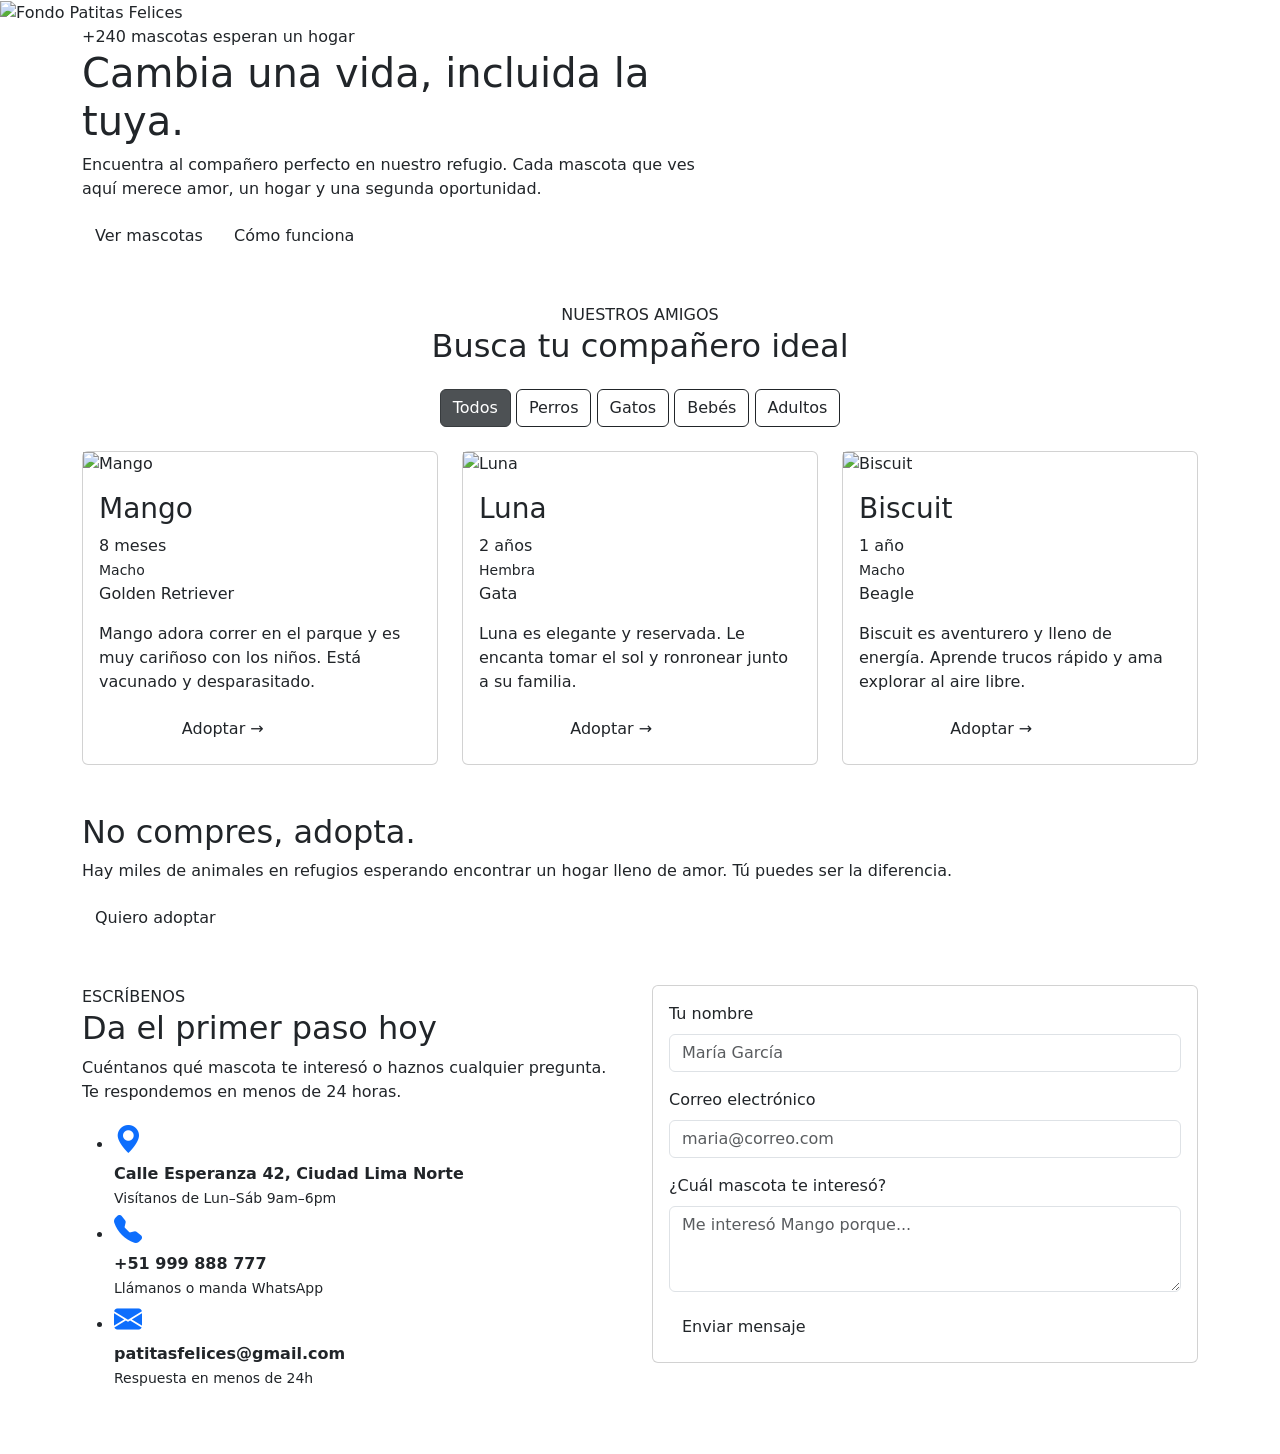
<file: proyectomarcosFINAL/proyectomarcos/demo/src/main/resources/templates/index.html>
<!DOCTYPE html>
<html lang="es" xmlns:th="http://www.thymeleaf.org">

<head>
    <meta charset="UTF-8">
    <meta name="viewport" content="width=device-width, initial-scale=1.0">
    <title>Patitas Felices - Inicio</title>
    <link href="https://cdn.jsdelivr.net/npm/bootstrap@5.3.2/dist/css/bootstrap.min.css" rel="stylesheet">
    <link rel="stylesheet" href="https://cdn.jsdelivr.net/npm/bootstrap-icons@1.11.1/font/bootstrap-icons.css">
    <link rel="stylesheet" th:href="@{/estilos/sytless.css}">
    <link rel="icon" type="image/x-icon" th:href="@{/logo.ico}" class="me-2 rounded-circle">
    
</head>

<body class="d-flex flex-column min-vh-100">

<nav th:replace="~{fragments/header :: nav('index')}"></nav>
    <header class="hero-section position-relative overflow-hidden">
        <img th:src="@{/Img/perro.jpg}" alt="Fondo Patitas Felices" class="hero-bg-img">
        <div class="hero-overlay d-flex align-items-center">
            <div class="container">
                <div class="row">
                    <div class="col-lg-7 col-md-9">
                        <div class="hero-badge">+240 mascotas esperan un hogar</div>
                        <h1>Cambia una vida, <span>incluida la tuya.</span></h1>
                        <p>Encuentra al compañero perfecto en nuestro refugio. Cada mascota que ves aquí merece amor, un
                            hogar y una segunda oportunidad.</p>
                        <div class="hero-buttons">
                            <a th:href="@{/mascotas}" class="btn custom-btn">Ver mascotas</a>
                            <a th:href="@{/adoptar}" class="btn custom-btn-outline">Cómo funciona</a>
                        </div>
                    </div>
                </div>
            </div>
        </div>
    </header>

    <section class="container mascotas-section my-5">
        <div class="section-title text-center mb-4">
            <span>NUESTROS AMIGOS</span>
            <h2>Busca tu compañero ideal</h2>
        </div>

        <div class="filter-buttons mb-4 text-center">
            <button class="btn btn-dark active">Todos</button>
            <button class="btn btn-outline-dark">Perros</button>
            <button class="btn btn-outline-dark">Gatos</button>
            <button class="btn btn-outline-dark">Bebés</button>
            <button class="btn btn-outline-dark">Adultos</button>
        </div>

        <div class="row g-4">
            <div class="col-md-4">
                <div class="card mascota-card">
                    <div class="card-img-container">
                        <img th:src="@{/Img/perrito1.jpg}" class="img-fluid w-100" alt="Mango">
                        <span class="badge custom-badge">Juguetón</span>
                    </div>
                    <div class="card-body">
                        <h3>Mango</h3>
                        <span class="mascota-edad">8 meses<br><small>Macho</small></span>
                        <p class="mascota-raza">Golden Retriever</p>
                        <p class="mascota-desc">Mango adora correr en el parque y es muy cariñoso con los niños. Está
                            vacunado y desparasitado.</p>
                        <div class="card-actions">
                            <span class="badge size-badge">Grande</span>
                            <button class="btn custom-btn" data-bs-toggle="modal"
                                data-bs-target="#modalAdopcion">Adoptar &rarr;</button>
                        </div>
                    </div>
                </div>
            </div>

            <div class="col-md-4">
                <div class="card mascota-card">
                    <div class="card-img-container">
                        <img th:src="@{/Img/gato1.jpg}" class="img-fluid w-100" alt="Luna">
                        <span class="badge custom-badge">Tranquila</span>
                    </div>
                    <div class="card-body">
                        <h3>Luna</h3>
                        <span class="mascota-edad">2 años<br><small>Hembra</small></span>
                        <p class="mascota-raza">Gata</p>
                        <p class="mascota-desc">Luna es elegante y reservada. Le encanta tomar el sol y ronronear junto
                            a su familia.</p>
                        <div class="card-actions">
                            <span class="badge size-badge">Mediana</span>
                            <button class="btn custom-btn" data-bs-toggle="modal"
                                data-bs-target="#modalAdopcion">Adoptar &rarr;</button>
                        </div>
                    </div>
                </div>
            </div>

            <div class="col-md-4">
                <div class="card mascota-card">
                    <div class="card-img-container">
                        <img th:src="@{/Img/perro3.jpg}" class="img-fluid w-100" alt="Biscuit">
                        <span class="badge custom-badge">Curioso</span>
                    </div>
                    <div class="card-body">
                        <h3>Biscuit</h3>
                        <span class="mascota-edad">1 año<br><small>Macho</small></span>
                        <p class="mascota-raza">Beagle</p>
                        <p class="mascota-desc">Biscuit es aventurero y lleno de energía. Aprende trucos rápido y ama
                            explorar al aire libre.</p>
                        <div class="card-actions">
                            <span class="badge size-badge">Mediano</span>
                            <button class="btn custom-btn" data-bs-toggle="modal"
                                data-bs-target="#modalAdopcion">Adoptar &rarr;</button>
                        </div>
                    </div>
                </div>
            </div>
        </div>
    </section>

    <section class="banner-adopcion">
        <div class="container banner-content">
            <h2>No compres, <span>adopta.</span></h2>
            <p>Hay miles de animales en refugios esperando encontrar un hogar lleno de amor. Tú puedes ser la
                diferencia.</p>
            <a class="btn custom-btn" th:href="@{/mascotas}">Quiero adoptar</a>
        </div>
    </section>

    <section id="contacto" class="container contacto-section my-5">
        <div class="row">
            <div class="col-lg-6 contacto-info mb-4 mb-lg-0">
                <span>ESCRÍBENOS</span>
                <h2>Da el primer paso hoy</h2>
                <p>Cuéntanos qué mascota te interesó o haznos cualquier pregunta. Te respondemos en menos de 24 horas.
                </p>
                <ul class="lista-contacto">
                    <li>
                        <div class="icono-contacto me-3">
                            <i class="bi bi-geo-alt-fill fs-3 text-primary"></i>
                        </div>
                        <div>
                            <strong>Calle Esperanza 42, Ciudad Lima Norte</strong><br>
                            <small>Visítanos de Lun–Sáb 9am–6pm</small>
                        </div>
                    </li>
                    <li>
                        <div class="icono-contacto me-3">
                            <i class="bi bi-telephone-fill fs-3 text-primary"></i>
                        </div>
                        <div>
                            <strong>+51 999 888 777</strong><br>
                            <small>Llámanos o manda WhatsApp</small>
                        </div>
                    </li>
                    <li>
                        <div class="icono-contacto me-3">
                            <i class="bi bi-envelope-fill fs-3 text-primary"></i>
                        </div>
                        <div>
                            <strong>patitasfelices@gmail.com</strong><br>
                            <small>Respuesta en menos de 24h</small>
                        </div>
                    </li>
                </ul>
            </div>

            <div class="col-lg-6">
                <div class="card form-card">
                    <div class="card-body">
                        <form id="formContacto" class="needs-validation" novalidate>
                            <div class="mb-3">
                                <label class="form-label">Tu nombre</label>      
                                <input type="text" class="form-control" placeholder="María García" required minlength="3" pattern="[a-zA-ZáéíóúÁÉÍÓÚñÑ\s]+">
                                <div class="invalid-feedback">Por favor, ingresa un nombre válido (solo letras).</div>
                            </div>
                            <div class="mb-3">
                                <label class="form-label">Correo electrónico</label>
                                <input type="email" class="form-control" placeholder="maria@correo.com" required pattern="[a-zA-Z0-9._%+\-]+@[a-zA-Z0-9.\-]+\.[a-zA-Z]{2,}">
                                <div class="invalid-feedback">Ingresa un correo electrónico válido (ejemplo: usuario@correo.com).</div>
                            </div>
                            <div class="mb-3">
                                <label class="form-label">¿Cuál mascota te interesó?</label>
                                <textarea class="form-control" rows="3" placeholder="Me interesó Mango porque..." required minlength="10"></textarea>
                                <div class="invalid-feedback">Por favor cuéntanos un poco más (mínimo 10 caracteres).</div>
                            </div>
                            <button type="submit" class="btn custom-btn">Enviar mensaje</button>
                        </form>
                    </div>
                </div>
            </div>
        </div>
    </section>

    <footer th:replace="~{fragments/footer :: footer}"></footer>

    <!-- Modal Adopción -->
    <div class="modal fade" id="modalAdopcion" tabindex="-1" aria-hidden="true">
        <div class="modal-dialog">
            <div class="modal-content">
                <div class="modal-header">
                    <h5 class="modal-title">Solicitud de Adopción</h5>
                    <button type="button" class="btn-close" data-bs-dismiss="modal" aria-label="Close"></button>
                </div>
                <div class="modal-body">
                    <form id="formAdopcionModal" class="needs-validation" novalidate>
                        <div class="mb-3">
                            <label class="form-label">Nombre Completo</label>
                            <input type="text" class="form-control" required placeholder="Ingresa tu nombre" minlength="3" pattern="[a-zA-ZáéíóúÁÉÍÓÚñÑ\s]+">
                            <div class="invalid-feedback">Por favor ingresa tu nombre completo (solo letras).</div>
                        </div>
                        <div class="mb-3">
                            <label class="form-label">Teléfono / Celular</label>
                            <input type="tel" class="form-control" required placeholder="Ej. 999888777" pattern="[0-9]{9}">
                            <div class="invalid-feedback">Ingresa un número de celular válido de 9 dígitos.</div>
                        </div>
                        <div class="mb-3">
                            <label class="form-label">¿Por qué deseas adoptar?</label>
                            <textarea class="form-control" rows="3" required placeholder="Cuéntanos un poco sobre tu hogar..." minlength="15"></textarea>
                            <div class="invalid-feedback">Por favor bríndanos un poco más de detalles (mínimo 15 caracteres).</div>
                        </div>
                        <button type="submit" class="btn custom-btn">Enviar Solicitud</button>
                    </form>
                </div>
            </div>
        </div>
    </div>

    <!-- Modal Éxito -->
    <div class="modal fade" id="modalExito" tabindex="-1" aria-hidden="true">
        <div class="modal-dialog modal-dialog-centered">
            <div class="modal-content text-center p-4">
                <div class="modal-body">
                    <div class="display-1 text-success mb-3">
                        <i class="bi bi-check-circle-fill"></i>
                    </div>
                    <h3 class="fw-bold mb-3">¡Mensaje Enviado con Éxito!</h3>
                    <p class="text-muted mb-4">Hemos recibido tu mensaje correctamente. Te responderemos en menos de 24
                        horas.</p>
                    <button type="button" class="btn custom-btn px-4" data-bs-dismiss="modal">Aceptar</button>
                </div>
            </div>
        </div>
    </div>

    <!-- Scripts -->
    <script src="https://cdn.jsdelivr.net/npm/bootstrap@5.3.2/dist/js/bootstrap.bundle.min.js"></script>
    <script th:src="@{/Js/script.js}"></script>
</body>

</html>
</file>
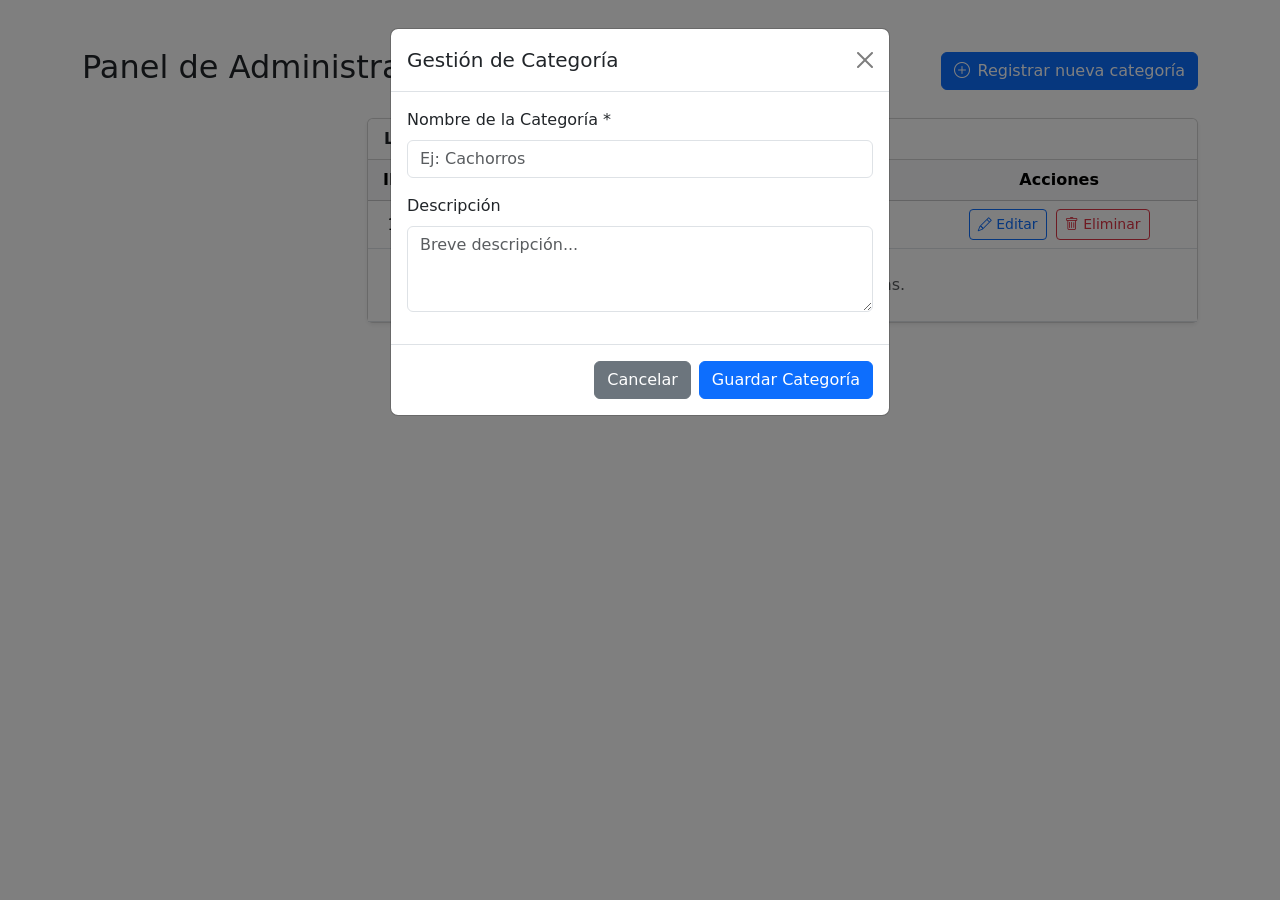
<file: proyectomarcosFINAL/proyectomarcos/demo/src/main/resources/templates/admin-categorias.html>
<!DOCTYPE html>
<html lang="es" xmlns:th="http://www.thymeleaf.org">

<head>
    <meta charset="UTF-8">
    <meta name="viewport" content="width=device-width, initial-scale=1.0">
    <title>Gestión de Categorías - Admin</title>
    <link href="https://cdn.jsdelivr.net/npm/bootstrap@5.3.2/dist/css/bootstrap.min.css" rel="stylesheet">
    <link rel="stylesheet" href="https://cdn.jsdelivr.net/npm/bootstrap-icons@1.11.1/font/bootstrap-icons.css">
    <link rel="stylesheet" th:href="@{/estilos/sytless.css}">
    <link rel="icon" type="image/x-icon" th:href="@{/logo.ico}">
</head>

<body class="d-flex flex-column min-vh-100">

    <nav th:replace="~{fragments/header :: nav('admin')}"></nav>

    <main class="container my-5 flex-grow-1">
        <div class="d-flex justify-content-between align-items-center mb-4">
            <h2>Panel de Administración - Categorías</h2>
            <a th:href="@{/admin/categorias/nueva}" class="btn btn-primary d-flex align-items-center gap-2">
                <i class="bi bi-plus-circle"></i> Registrar nueva categoría
            </a>
        </div>

        <div class="row">
            <div class="col-md-3 mb-4">
                <div th:replace="~{fragments/sidebar :: menu('categorias')}"></div>
            </div>

            <div class="col-md-9">
                <div th:replace="~{fragments/alertas :: alertas}"></div>

                <div class="card shadow-sm mb-4">
                    <div class="card-header bg-white fw-bold">Lista de Categorías</div>
                    <div class="card-body p-0">
                        <div class="table-responsive">
                            <table class="table table-hover align-middle mb-0">
                                <thead class="table-light">
                                    <tr>
                                        <th class="text-center">ID</th>
                                        <th>Nombre</th>
                                        <th>Descripción</th>
                                        <th class="text-center">Acciones</th>
                                    </tr>
                                </thead>
                                <tbody>
                                    <tr th:each="cat : ${categorias}">
                                        <td class="text-center" th:text="${cat.id}">1</td>
                                        <td class="fw-bold" th:text="${cat.nombre}">Cachorros</td>
                                        <td th:text="${cat.descripcion}">Mascotas menores a 6 meses</td>
                                        <td class="text-center">
                                            <a th:href="@{/admin/categorias/editar/{id}(id=${cat.id})}"
                                                class="btn btn-sm btn-outline-primary me-1">
                                                <i class="bi bi-pencil"></i> Editar
                                            </a>
                                            <a th:href="@{/admin/categorias/eliminar/{id}(id=${cat.id})}"
                                                class="btn btn-sm btn-outline-danger"
                                                onclick="return confirm('¿Seguro que deseas eliminar esta categoría?');">
                                                <i class="bi bi-trash"></i> Eliminar
                                            </a>
                                        </td>
                                    </tr>
                                    <tr th:if="${#lists.isEmpty(categorias)}">
                                        <td colspan="4" class="text-center py-4 text-muted">No hay categorías registradas.</td>
                                    </tr>
                                </tbody>
                            </table>
                        </div>
                    </div>
                </div>
            </div>
        </div>
    </main>

    <!-- Modal para Registrar / Editar Categoría -->
    <div class="modal fade" id="modalCategoria" tabindex="-1" aria-hidden="true">
        <div class="modal-dialog">
            <div class="modal-content">
                <form th:action="@{/admin/categorias/guardar}" th:object="${categoriaNueva}" method="post" novalidate>
                    <input type="hidden" th:field="*{id}" />

                    <div class="modal-header">
                        <h5 class="modal-title"
                            th:text="${categoriaNueva.id == null} ? 'Registrar Categoría' : 'Editar Categoría'">
                            Gestión de Categoría</h5>
                        <a th:href="@{/admin/categorias}" class="btn-close" aria-label="Close"></a>
                    </div>
                    <div class="modal-body">
                        <div class="mb-3">
                            <label class="form-label">Nombre de la Categoría *</label>
                            <input type="text" class="form-control" th:field="*{nombre}" placeholder="Ej: Cachorros"
                                th:classappend="${#fields.hasErrors('nombre')} ? 'is-invalid'">
                            <div class="invalid-feedback" th:if="${#fields.hasErrors('nombre')}" th:errors="*{nombre}"></div>
                        </div>
                        <div class="mb-3">
                            <label class="form-label">Descripción</label>
                            <textarea class="form-control" th:field="*{descripcion}" rows="3"
                                placeholder="Breve descripción..."
                                th:classappend="${#fields.hasErrors('descripcion')} ? 'is-invalid'"></textarea>
                            <div class="invalid-feedback" th:if="${#fields.hasErrors('descripcion')}" th:errors="*{descripcion}"></div>
                        </div>
                    </div>
                    <div class="modal-footer">
                        <a th:href="@{/admin/categorias}" class="btn btn-secondary">Cancelar</a>
                        <button type="submit" class="btn btn-primary">Guardar Categoría</button>
                    </div>
                </form>
            </div>
        </div>
    </div>

    <footer th:replace="~{fragments/footer :: footer}"></footer>
    <script src="https://cdn.jsdelivr.net/npm/bootstrap@5.3.2/dist/js/bootstrap.bundle.min.js"></script>

    <!-- Abre el modal al registrar, editar o cuando hay errores de validación -->
    <script th:if="${abrirModal}">
        document.addEventListener("DOMContentLoaded", function () {
            new bootstrap.Modal(document.getElementById('modalCategoria')).show();
        });
    </script>
</body>

</html>
</file>
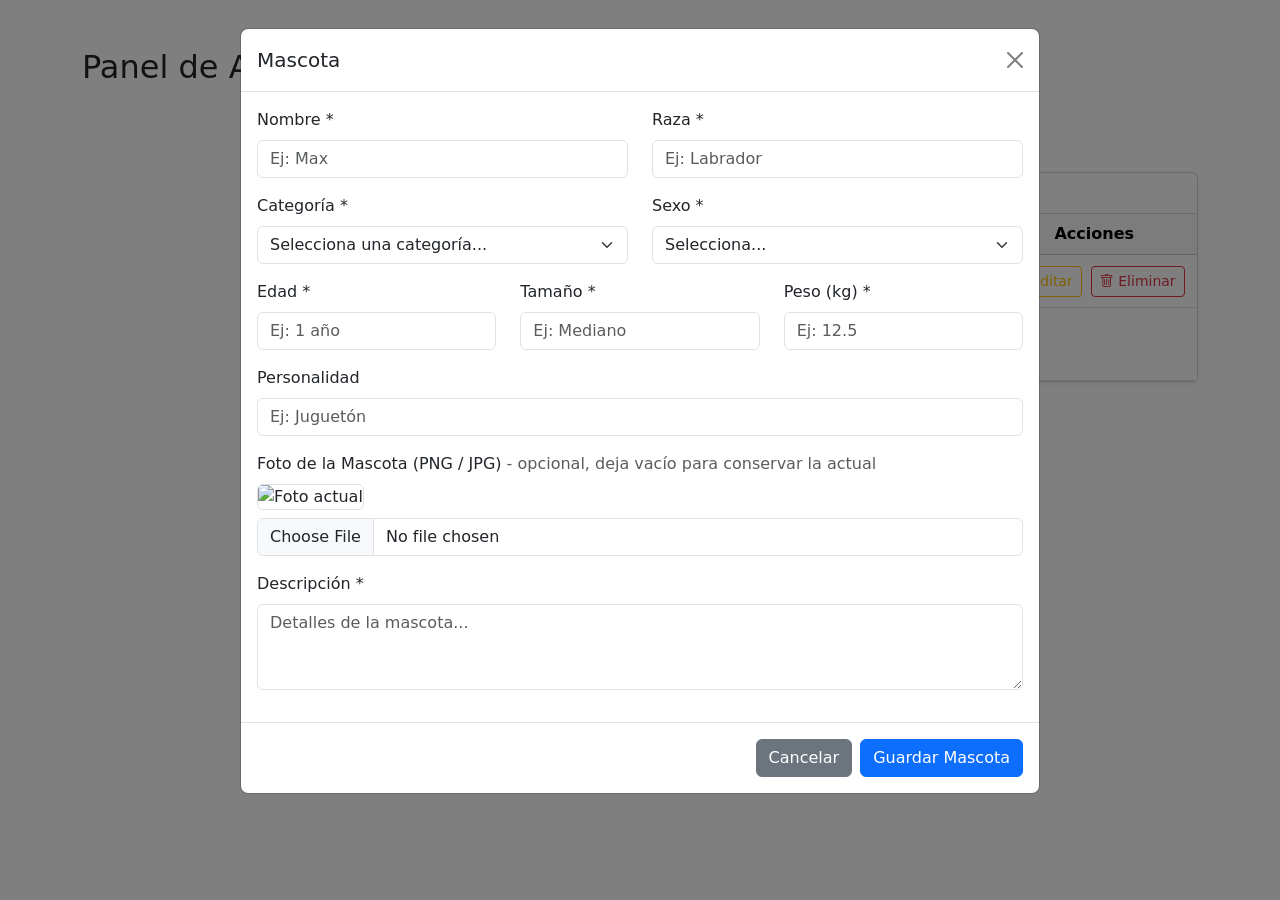
<file: proyectomarcosFINAL/proyectomarcos/demo/src/main/resources/templates/admin-mascotas.html>
<!DOCTYPE html>
<html lang="es" xmlns:th="http://www.thymeleaf.org">

<head>
    <meta charset="UTF-8">
    <meta name="viewport" content="width=device-width, initial-scale=1.0">
    <title>Gestión de Mascotas - Admin</title>
    <link href="https://cdn.jsdelivr.net/npm/bootstrap@5.3.2/dist/css/bootstrap.min.css" rel="stylesheet">
    <link rel="stylesheet" href="https://cdn.jsdelivr.net/npm/bootstrap-icons@1.11.1/font/bootstrap-icons.css">
    <link rel="stylesheet" th:href="@{/estilos/sytless.css}">
    <link rel="icon" type="image/x-icon" th:href="@{/logo.ico}">
</head>

<body class="d-flex flex-column min-vh-100">

    <nav th:replace="~{fragments/header :: nav('admin')}"></nav>

    <main class="container my-5 flex-grow-1">
        <h2 class="mb-4">Panel de Administración - Gestión de Mascotas</h2>
        <div class="row">

            <div class="col-md-3 mb-4">
                <div th:replace="~{fragments/sidebar :: menu('mascotas')}"></div>
            </div>

            <div class="col-md-9">
                <div th:replace="~{fragments/alertas :: alertas}"></div>

                <div class="d-flex gap-3 mb-4 flex-wrap">
                    <a th:href="@{/admin/mascotas/nueva}" class="btn btn-primary d-flex align-items-center gap-2">
                        <i class="bi bi-plus-circle"></i> Registrar nueva mascota
                    </a>
                </div>

                <div class="card shadow-sm mb-4">
                    <div class="card-header bg-white fw-bold">Lista de Mascotas Registradas en Base de Datos</div>
                    <div class="card-body p-0">
                        <div class="table-responsive">
                            <table class="table table-hover align-middle mb-0">
                                <thead class="table-light">
                                    <tr>
                                        <th class="text-center" style="width: 60px;">ID</th>
                                        <th class="text-center">Foto</th>
                                        <th>Nombre</th>
                                        <th>Raza</th>
                                        <th>Categoría</th>
                                        <th>Edad</th>
                                        <th>Sexo</th>
                                        <th>Peso</th>
                                        <th class="text-center">Acciones</th>
                                    </tr>
                                </thead>
                                <tbody>
                                    <tr th:each="m : ${mascotas}">
                                        <td class="text-center" th:text="${m.id}">1</td>
                                        <td class="text-center">
                                            <img th:if="${m.imagen != null and !m.imagen.isEmpty()}" th:src="@{${m.imagen}}"
                                                alt="Foto" class="rounded border"
                                                style="width: 45px; height: 45px; object-fit: cover;">
                                            <i th:if="${m.imagen == null or m.imagen.isEmpty()}"
                                                class="bi bi-image text-muted fs-4"></i>
                                        </td>
                                        <td class="fw-bold" th:text="${m.nombre}">Nombre</td>
                                        <td th:text="${m.raza}">Raza</td>
                                        <td>
                                            <span class="badge bg-secondary" th:if="${m.categoria != null}"
                                                th:text="${m.categoria.nombre}">Categoría</span>
                                        </td>
                                        <td th:text="${m.edad}">Edad</td>
                                        <td th:text="${m.sexo}">Sexo</td>
                                        <td>
                                            <span th:if="${m.peso != null}" th:text="${m.peso} + ' kg'">10 kg</span>
                                            <span th:if="${m.peso == null}" class="text-muted">-</span>
                                        </td>
                                        <td class="text-center text-nowrap">
                                            <a th:href="@{/admin/mascotas/editar/{id}(id=${m.id})}"
                                                class="btn btn-sm btn-outline-warning me-1">
                                                <i class="bi bi-pencil-square"></i> Editar
                                            </a>
                                            <a th:href="@{/admin/mascotas/eliminar/{id}(id=${m.id})}"
                                                class="btn btn-sm btn-outline-danger"
                                                onclick="return confirm('¿Seguro que deseas eliminar esta mascota? También se borrarán sus solicitudes.');">
                                                <i class="bi bi-trash"></i> Eliminar
                                            </a>
                                        </td>
                                    </tr>
                                    <tr th:if="${#lists.isEmpty(mascotas)}">
                                        <td colspan="9" class="text-center py-4 text-muted">No hay mascotas registradas
                                            todavía.</td>
                                    </tr>
                                </tbody>
                            </table>
                        </div>
                    </div>
                </div>
            </div>

        </div>
    </main>

    <!-- ================= MODAL REGISTRAR / EDITAR ================= -->
    <div class="modal fade" id="modalMascota" tabindex="-1" aria-hidden="true">
        <div class="modal-dialog modal-lg">
            <div class="modal-content">
                <form th:action="@{/admin/mascotas/guardar}" th:object="${mascotaNueva}" method="post"
                    enctype="multipart/form-data" novalidate>
                    <input type="hidden" th:field="*{id}" />

                    <div class="modal-header">
                        <h5 class="modal-title"
                            th:text="${mascotaNueva.id == null} ? 'Registrar Nueva Mascota' : 'Editar Mascota'">
                            Mascota</h5>
                        <a th:href="@{/admin/mascotas}" class="btn-close" aria-label="Close"></a>
                    </div>
                    <div class="modal-body">

                        <div class="row">
                            <div class="col-md-6 mb-3">
                                <label class="form-label">Nombre *</label>
                                <input type="text" class="form-control" th:field="*{nombre}" placeholder="Ej: Max"
                                    th:classappend="${#fields.hasErrors('nombre')} ? 'is-invalid'" />
                                <div class="invalid-feedback" th:if="${#fields.hasErrors('nombre')}" th:errors="*{nombre}"></div>
                            </div>
                            <div class="col-md-6 mb-3">
                                <label class="form-label">Raza *</label>
                                <input type="text" class="form-control" th:field="*{raza}" placeholder="Ej: Labrador"
                                    th:classappend="${#fields.hasErrors('raza')} ? 'is-invalid'" />
                                <div class="invalid-feedback" th:if="${#fields.hasErrors('raza')}" th:errors="*{raza}"></div>
                            </div>
                        </div>

                        <div class="row">
                            <div class="col-md-6 mb-3">
                                <label class="form-label">Categoría *</label>
                                <select class="form-select" th:field="*{categoria.id}"
                                    th:classappend="${#fields.hasErrors('categoria')} ? 'is-invalid'">
                                    <option value="">Selecciona una categoría...</option>
                                    <option th:each="cat : ${categorias}" th:value="${cat.id}" th:text="${cat.nombre}"></option>
                                </select>
                                <div class="invalid-feedback" th:if="${#fields.hasErrors('categoria')}" th:errors="*{categoria}"></div>
                            </div>
                            <div class="col-md-6 mb-3">
                                <label class="form-label">Sexo *</label>
                                <select class="form-select" th:field="*{sexo}"
                                    th:classappend="${#fields.hasErrors('sexo')} ? 'is-invalid'">
                                    <option value="">Selecciona...</option>
                                    <option value="Macho">Macho</option>
                                    <option value="Hembra">Hembra</option>
                                </select>
                                <div class="invalid-feedback" th:if="${#fields.hasErrors('sexo')}" th:errors="*{sexo}"></div>
                            </div>
                        </div>

                        <div class="row">
                            <div class="col-md-4 mb-3">
                                <label class="form-label">Edad *</label>
                                <input type="text" class="form-control" th:field="*{edad}" placeholder="Ej: 1 año"
                                    th:classappend="${#fields.hasErrors('edad')} ? 'is-invalid'" />
                                <div class="invalid-feedback" th:if="${#fields.hasErrors('edad')}" th:errors="*{edad}"></div>
                            </div>
                            <div class="col-md-4 mb-3">
                                <label class="form-label">Tamaño *</label>
                                <input type="text" class="form-control" th:field="*{tamano}" placeholder="Ej: Mediano"
                                    th:classappend="${#fields.hasErrors('tamano')} ? 'is-invalid'" />
                                <div class="invalid-feedback" th:if="${#fields.hasErrors('tamano')}" th:errors="*{tamano}"></div>
                            </div>
                            <div class="col-md-4 mb-3">
                                <label class="form-label">Peso (kg) *</label>
                                <input type="text" inputmode="decimal" class="form-control" th:field="*{peso}"
                                    placeholder="Ej: 12.5"
                                    th:classappend="${#fields.hasErrors('peso')} ? 'is-invalid'" />
                                <div class="invalid-feedback" th:if="${#fields.hasErrors('peso')}" th:errors="*{peso}"></div>
                            </div>
                        </div>

                        <div class="mb-3">
                            <label class="form-label">Personalidad</label>
                            <input type="text" class="form-control" th:field="*{personalidad}"
                                placeholder="Ej: Juguetón"
                                th:classappend="${#fields.hasErrors('personalidad')} ? 'is-invalid'" />
                            <div class="invalid-feedback" th:if="${#fields.hasErrors('personalidad')}" th:errors="*{personalidad}"></div>
                        </div>

                        <div class="mb-3">
                            <label class="form-label">
                                Foto de la Mascota (PNG / JPG)
                                <span th:if="${mascotaNueva.id != null}" class="text-muted">- opcional, deja vacío para conservar la actual</span>
                            </label>
                            <div class="mb-2" th:if="${mascotaNueva.imagen != null and !mascotaNueva.imagen.isEmpty()}">
                                <img th:src="@{${mascotaNueva.imagen}}" alt="Foto actual" class="rounded border"
                                    style="width: 70px; height: 70px; object-fit: cover;">
                            </div>
                            <input type="file" class="form-control" name="file" accept="image/png, image/jpeg"
                                th:classappend="${#fields.hasErrors('imagen')} ? 'is-invalid'" />
                            <div class="invalid-feedback" th:if="${#fields.hasErrors('imagen')}" th:errors="*{imagen}"></div>
                        </div>

                        <div class="mb-3">
                            <label class="form-label">Descripción *</label>
                            <textarea class="form-control" th:field="*{descripcion}" rows="3"
                                placeholder="Detalles de la mascota..."
                                th:classappend="${#fields.hasErrors('descripcion')} ? 'is-invalid'"></textarea>
                            <div class="invalid-feedback" th:if="${#fields.hasErrors('descripcion')}" th:errors="*{descripcion}"></div>
                        </div>

                    </div>
                    <div class="modal-footer">
                        <a th:href="@{/admin/mascotas}" class="btn btn-secondary">Cancelar</a>
                        <button type="submit" class="btn btn-primary">Guardar Mascota</button>
                    </div>
                </form>
            </div>
        </div>
    </div>

    <footer th:replace="~{fragments/footer :: footer}"></footer>

    <script src="https://cdn.jsdelivr.net/npm/bootstrap@5.3.2/dist/js/bootstrap.bundle.min.js"></script>

    <!-- Abre el modal al registrar, editar o cuando hay errores de validación -->
    <script th:if="${abrirModal}">
        document.addEventListener("DOMContentLoaded", function () {
            new bootstrap.Modal(document.getElementById('modalMascota')).show();
        });
    </script>
</body>

</html>
</file>
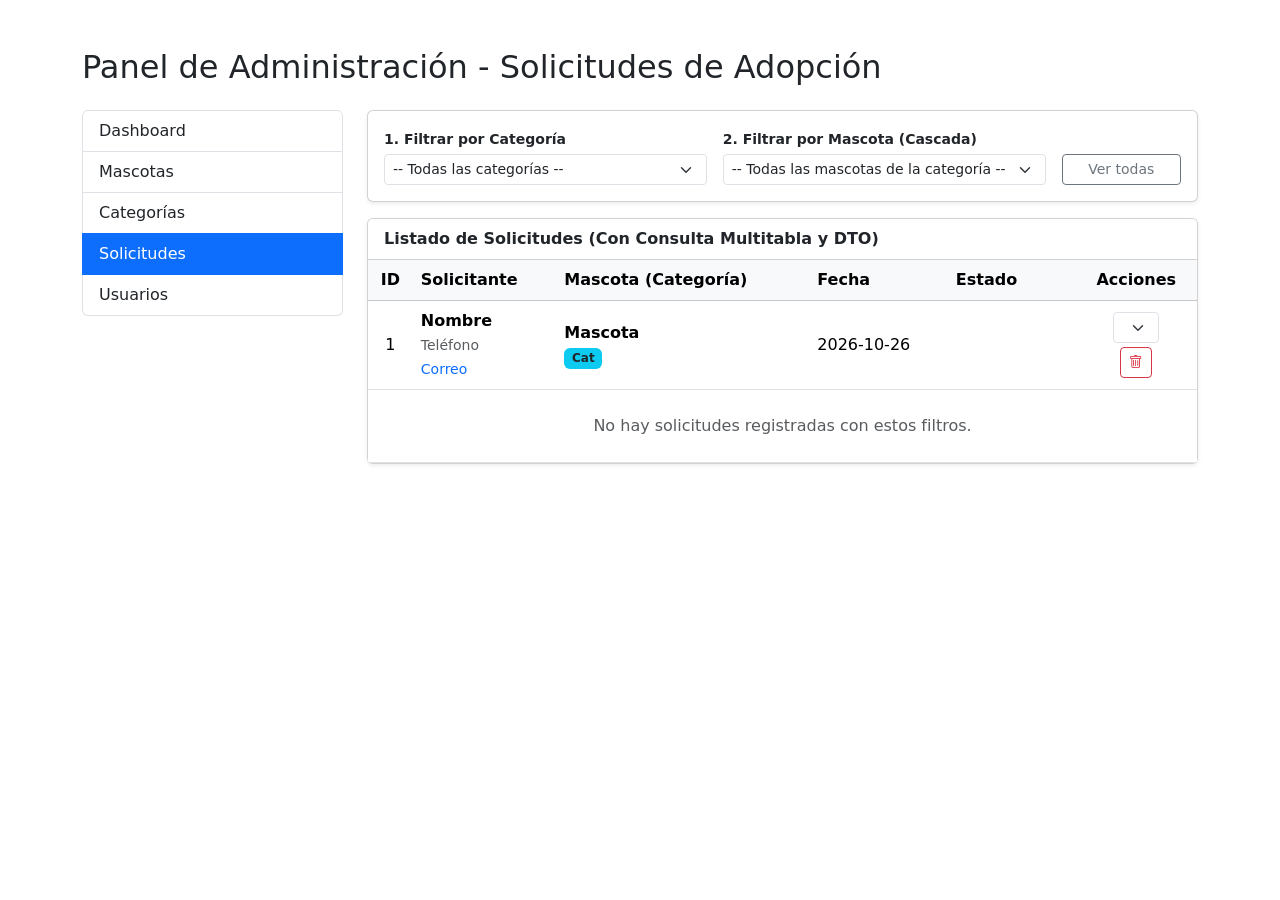
<file: proyectomarcosFINAL/proyectomarcos/demo/src/main/resources/templates/admin-solicitudes.html>
<!DOCTYPE html>
<html lang="es" xmlns:th="http://www.thymeleaf.org">

<head>
    <meta charset="UTF-8">
    <meta name="viewport" content="width=device-width, initial-scale=1.0">
    <title>Gestión de Solicitudes - Admin</title>
    <link href="https://cdn.jsdelivr.net/npm/bootstrap@5.3.2/dist/css/bootstrap.min.css" rel="stylesheet">
    <link rel="stylesheet" href="https://cdn.jsdelivr.net/npm/bootstrap-icons@1.11.1/font/bootstrap-icons.css">
    <link rel="stylesheet" th:href="@{/estilos/sytless.css}">
</head>

<body class="d-flex flex-column min-vh-100">

    <nav th:replace="~{fragments/header :: nav('admin')}"></nav>

    <main class="container my-5 flex-grow-1">
        <h2 class="mb-4">Panel de Administración - Solicitudes de Adopción</h2>

        <div class="row">
            <!-- Menú Lateral -->
            <div class="col-md-3 mb-4">
                <div class="list-group">
                    <a th:href="@{/admin}" class="list-group-item list-group-item-action">Dashboard</a>
                    <a th:href="@{/admin/mascotas}" class="list-group-item list-group-item-action">Mascotas</a>
                    <a th:href="@{/admin/categorias}" class="list-group-item list-group-item-action">Categorías</a>
                    <a th:href="@{/admin/solicitudes}" class="list-group-item list-group-item-action active">Solicitudes</a>
                    <a th:href="@{/admin/usuarios}" class="list-group-item list-group-item-action">Usuarios</a>
                </div>
            </div>

            <!-- Contenido Principal -->
            <div class="col-md-9">
                
                <!-- 🔽 CASCADA EN ADMIN SOLICITUDES (Categoría -> Mascota) 🔽 -->
                <div class="card shadow-sm mb-3">
                    <div class="card-body">
                        <form th:action="@{/admin/solicitudes}" method="GET" class="row g-3 align-items-end">
                            <div class="col-md-5">
                                <label class="form-label fw-bold small mb-1">1. Filtrar por Categoría</label>
                                <select name="categoriaId" class="form-select form-select-sm"
                                        onchange="document.getElementById('selectMascotaAdmin').value=''; this.form.submit()">
                                    <option value="">-- Todas las categorías --</option>
                                    <option th:each="c : ${categorias}" 
                                            th:value="${c.id}" 
                                            th:text="${c.nombre}"
                                            th:selected="${c.id == categoriaSeleccionada}">
                                    </option>
                                </select>
                            </div>
                            <div class="col-md-5">
                                <label class="form-label fw-bold small mb-1">2. Filtrar por Mascota (Cascada)</label>
                                <select id="selectMascotaAdmin" name="mascotaId" class="form-select form-select-sm" onchange="this.form.submit()">
                                    <option value="">-- Todas las mascotas de la categoría --</option>
                                    <option th:each="m : ${mascotasDelSelect}" 
                                            th:value="${m.id}" 
                                            th:text="${m.nombre}"
                                            th:selected="${m.id == mascotaSeleccionada}">
                                    </option>
                                </select>
                            </div>
                            <div class="col-md-2 d-grid">
                                <a th:href="@{/admin/solicitudes}" class="btn btn-sm btn-outline-secondary">Ver todas</a>
                            </div>
                        </form>
                    </div>
                </div>

                <!-- Tabla de Solicitudes (Llenada con DTO) -->
                <div class="card shadow-sm">
                    <div class="card-header bg-white fw-bold">
                        Listado de Solicitudes (Con Consulta Multitabla y DTO)
                    </div>
                    <div class="card-body p-0">
                        <div class="table-responsive">
                            <table class="table table-hover align-middle mb-0">
                                <thead class="table-light">
                                    <tr>
                                        <th class="text-center">ID</th>
                                        <th>Solicitante</th>
                                        <th>Mascota (Categoría)</th>
                                        <th>Fecha</th>
                                        <th>Estado</th>
                                        <th class="text-center">Acciones</th>
                                    </tr>
                                </thead>
                                <tbody>
                                    <tr th:each="s : ${solicitudes}">
                                        <td class="text-center" th:text="${s.id}">1</td>
                                        <td>
                                            <strong th:text="${s.nombreCompleto}">Nombre</strong><br>
                                            <small class="text-muted" th:text="${s.telefono}">Teléfono</small><br>
                                            <small class="text-primary" th:text="${s.emailUsuario}">Correo</small>
                                        </td>
                                        <td>
                                            <span class="fw-bold" th:text="${s.nombreMascota}">Mascota</span><br>
                                            <span class="badge bg-info text-dark" th:text="${s.categoriaMascota}">Cat</span>
                                        </td>
                                        <td th:text="${s.fechaSolicitud}">2026-10-26</td>
                                        <td>
                                            <span class="badge" 
                                                  th:classappend="${s.estado == 'Aprobada'} ? 'bg-success' : (${s.estado == 'Rechazada'} ? 'bg-danger' : 'bg-warning text-dark')"
                                                  th:text="${s.estado}">Pendiente</span>
                                        </td>
                                        <td class="text-center">
                                            <!-- Formulario para cambiar estado -->
                                            <form th:action="@{/admin/solicitudes/estado}" method="POST" class="d-inline">
                                                <input type="hidden" name="id" th:value="${s.id}" />
                                                <select name="estado" class="form-select form-select-sm d-inline-block w-auto mb-1" onchange="this.form.submit()">
                                                    <option th:each="est : ${estados}" th:value="${est}" th:text="${est}" th:selected="${est == s.estado}"></option>
                                                </select>
                                            </form>
                                            <br>
                                            <a th:href="@{/admin/solicitudes/eliminar/{id}(id=${s.id})}" class="btn btn-sm btn-outline-danger" onclick="return confirm('¿Seguro de eliminar esta solicitud?');">
                                                <i class="bi bi-trash"></i>
                                            </a>
                                        </td>
                                    </tr>
                                    <tr th:if="${#lists.isEmpty(solicitudes)}">
                                        <td colspan="6" class="text-center py-4 text-muted">No hay solicitudes registradas con estos filtros.</td>
                                    </tr>
                                </tbody>
                            </table>
                        </div>
                    </div>
                </div>

            </div>
        </div>
    </main>

    <footer th:replace="~{fragments/footer :: footer}"></footer>
    <script src="https://cdn.jsdelivr.net/npm/bootstrap@5.3.2/dist/js/bootstrap.bundle.min.js"></script>
</body>
</html>
</file>
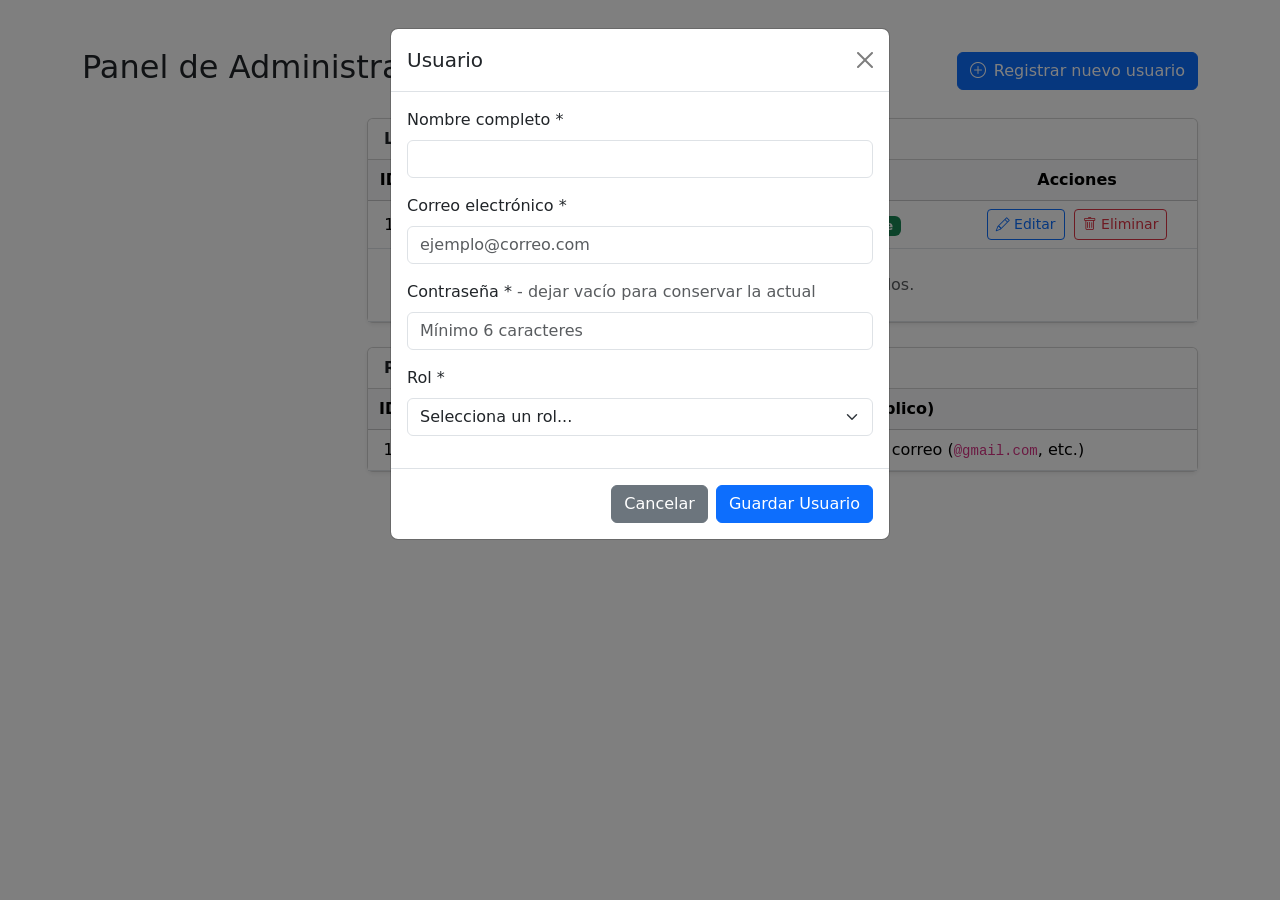
<file: proyectomarcosFINAL/proyectomarcos/demo/src/main/resources/templates/admin-usuarios.html>
<!DOCTYPE html>
<html lang="es" xmlns:th="http://www.thymeleaf.org">

<head>
    <meta charset="UTF-8">
    <meta name="viewport" content="width=device-width, initial-scale=1.0">
    <title>Gestión de Usuarios - Admin</title>
    <link href="https://cdn.jsdelivr.net/npm/bootstrap@5.3.2/dist/css/bootstrap.min.css" rel="stylesheet">
    <link rel="stylesheet" href="https://cdn.jsdelivr.net/npm/bootstrap-icons@1.11.1/font/bootstrap-icons.css">
    <link rel="stylesheet" th:href="@{/estilos/sytless.css}">
    <link rel="icon" type="image/x-icon" th:href="@{/logo.ico}">
</head>

<body class="d-flex flex-column min-vh-100">

    <nav th:replace="~{fragments/header :: nav('admin')}"></nav>

    <main class="container my-5 flex-grow-1">
        <div class="d-flex justify-content-between align-items-center mb-4">
            <h2>Panel de Administración - Usuarios y Roles</h2>
            <a th:href="@{/admin/usuarios/nuevo}" class="btn btn-primary d-flex align-items-center gap-2">
                <i class="bi bi-plus-circle"></i> Registrar nuevo usuario
            </a>
        </div>

        <div class="row">
            <div class="col-md-3 mb-4">
                <div th:replace="~{fragments/sidebar :: menu('usuarios')}"></div>
            </div>

            <div class="col-md-9">
                <div th:replace="~{fragments/alertas :: alertas}"></div>

                <!-- Tabla de usuarios -->
                <div class="card shadow-sm mb-4">
                    <div class="card-header bg-white fw-bold">Lista de Usuarios Registrados</div>
                    <div class="card-body p-0">
                        <div class="table-responsive">
                            <table class="table table-hover align-middle mb-0">
                                <thead class="table-light">
                                    <tr>
                                        <th class="text-center">ID</th>
                                        <th>Nombre</th>
                                        <th>Correo</th>
                                        <th>Rol Asignado</th>
                                        <th class="text-center">Acciones</th>
                                    </tr>
                                </thead>
                                <tbody>
                                    <tr th:each="u : ${usuarios}">
                                        <td class="text-center" th:text="${u.id}">1</td>
                                        <td class="fw-bold" th:text="${u.nombre}">Luciana</td>
                                        <td th:text="${u.email}">lu@patitas.com</td>
                                        <td>
                                            <span th:if="${u.rol != null and u.rol.nombre == 'Administrador'}"
                                                class="badge bg-primary">Administrador</span>
                                            <span th:if="${u.rol != null and u.rol.nombre == 'Adoptante'}"
                                                class="badge bg-success">Adoptante</span>
                                        </td>
                                        <td class="text-center text-nowrap">
                                            <a th:href="@{/admin/usuarios/editar/{id}(id=${u.id})}"
                                                class="btn btn-sm btn-outline-primary me-1">
                                                <i class="bi bi-pencil"></i> Editar
                                            </a>
                                            <a th:href="@{/admin/usuarios/eliminar/{id}(id=${u.id})}"
                                                class="btn btn-sm btn-outline-danger"
                                                onclick="return confirm('¿Seguro de eliminar este usuario?');">
                                                <i class="bi bi-trash"></i> Eliminar
                                            </a>
                                        </td>
                                    </tr>
                                    <tr th:if="${#lists.isEmpty(usuarios)}">
                                        <td colspan="5" class="text-center py-4 text-muted">Aún no hay usuarios registrados.</td>
                                    </tr>
                                </tbody>
                            </table>
                        </div>
                    </div>
                </div>

                <!-- Roles del sistema (leídos de la tabla roles) -->
                <div class="card shadow-sm">
                    <div class="card-header bg-white fw-bold">Roles del Sistema</div>
                    <div class="card-body p-0">
                        <div class="table-responsive">
                            <table class="table align-middle mb-0">
                                <thead class="table-light">
                                    <tr>
                                        <th class="text-center">ID</th>
                                        <th>Rol</th>
                                        <th>Regla de Asignación Automática (registro público)</th>
                                    </tr>
                                </thead>
                                <tbody>
                                    <tr th:each="r : ${roles}">
                                        <td class="text-center" th:text="${r.id}">1</td>
                                        <td>
                                            <span class="badge" th:text="${r.nombre}"
                                                th:classappend="${r.nombre == 'Administrador'} ? 'bg-primary' : 'bg-success'">Rol</span>
                                        </td>
                                        <td>
                                            <span th:if="${r.nombre == 'Administrador'}">Correos terminados en
                                                <code>@patitas.com</code></span>
                                            <span th:if="${r.nombre != 'Administrador'}">Cualquier otro correo
                                                (<code>@gmail.com</code>, etc.)</span>
                                        </td>
                                    </tr>
                                </tbody>
                            </table>
                        </div>
                    </div>
                </div>
            </div>
        </div>
    </main>

    <!-- Modal Registrar / Editar Usuario -->
    <div class="modal fade" id="modalUsuario" tabindex="-1" aria-hidden="true">
        <div class="modal-dialog">
            <div class="modal-content">
                <form th:action="@{/admin/usuarios/guardar}" th:object="${usuarioNuevo}" method="post" novalidate>
                    <input type="hidden" th:field="*{id}" />

                    <div class="modal-header">
                        <h5 class="modal-title"
                            th:text="${usuarioNuevo.id == null} ? 'Registrar Usuario' : 'Editar Usuario'">Usuario</h5>
                        <a th:href="@{/admin/usuarios}" class="btn-close" aria-label="Close"></a>
                    </div>
                    <div class="modal-body">
                        <div class="mb-3">
                            <label class="form-label">Nombre completo *</label>
                            <input type="text" class="form-control" th:field="*{nombre}"
                                th:classappend="${#fields.hasErrors('nombre')} ? 'is-invalid'" />
                            <div class="invalid-feedback" th:if="${#fields.hasErrors('nombre')}" th:errors="*{nombre}"></div>
                        </div>
                        <div class="mb-3">
                            <label class="form-label">Correo electrónico *</label>
                            <input type="text" class="form-control" th:field="*{email}" placeholder="ejemplo@correo.com"
                                th:classappend="${#fields.hasErrors('email')} ? 'is-invalid'" />
                            <div class="invalid-feedback" th:if="${#fields.hasErrors('email')}" th:errors="*{email}"></div>
                        </div>
                        <div class="mb-3">
                            <label class="form-label">
                                Contraseña <span th:if="${usuarioNuevo.id == null}">*</span>
                                <span th:if="${usuarioNuevo.id != null}" class="text-muted">- dejar vacío para conservar la actual</span>
                            </label>
                            <input type="password" class="form-control" th:field="*{password}"
                                placeholder="Mínimo 6 caracteres"
                                th:classappend="${#fields.hasErrors('password')} ? 'is-invalid'" />
                            <div class="invalid-feedback" th:if="${#fields.hasErrors('password')}" th:errors="*{password}"></div>
                        </div>
                        <div class="mb-3">
                            <label class="form-label">Rol *</label>
                            <select class="form-select" th:field="*{rol.id}"
                                th:classappend="${#fields.hasErrors('rol')} ? 'is-invalid'">
                                <option value="">Selecciona un rol...</option>
                                <option th:each="r : ${roles}" th:value="${r.id}" th:text="${r.nombre}"></option>
                            </select>
                            <div class="invalid-feedback" th:if="${#fields.hasErrors('rol')}" th:errors="*{rol}"></div>
                        </div>
                    </div>
                    <div class="modal-footer">
                        <a th:href="@{/admin/usuarios}" class="btn btn-secondary">Cancelar</a>
                        <button type="submit" class="btn btn-primary">Guardar Usuario</button>
                    </div>
                </form>
            </div>
        </div>
    </div>

    <footer th:replace="~{fragments/footer :: footer}"></footer>
    <script src="https://cdn.jsdelivr.net/npm/bootstrap@5.3.2/dist/js/bootstrap.bundle.min.js"></script>

    <script th:if="${abrirModal}">
        document.addEventListener("DOMContentLoaded", function () {
            new bootstrap.Modal(document.getElementById('modalUsuario')).show();
        });
    </script>
</body>

</html>
</file>
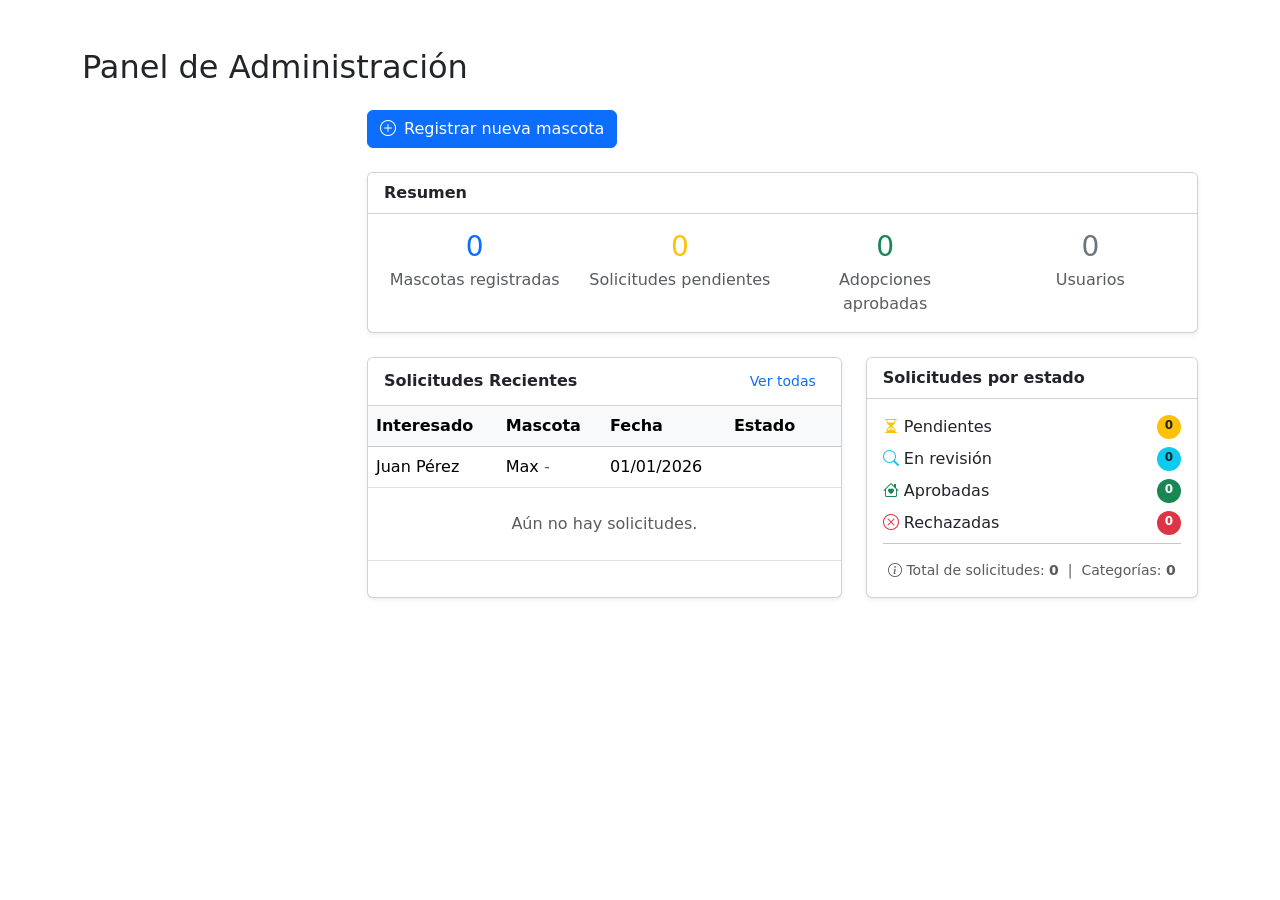
<file: proyectomarcosFINAL/proyectomarcos/demo/src/main/resources/templates/admin.html>
<!DOCTYPE html>
<html lang="es" xmlns:th="http://www.thymeleaf.org">

<head>
    <meta charset="UTF-8">
    <meta name="viewport" content="width=device-width, initial-scale=1.0">
    <title>Administración - Patitas Felices</title>
    <link href="https://cdn.jsdelivr.net/npm/bootstrap@5.3.2/dist/css/bootstrap.min.css" rel="stylesheet">
    <link rel="stylesheet" href="https://cdn.jsdelivr.net/npm/bootstrap-icons@1.11.1/font/bootstrap-icons.css">
    <link rel="stylesheet" th:href="@{/estilos/sytless.css}">
    <link rel="icon" type="image/x-icon" th:href="@{/logo.ico}">
</head>

<body class="d-flex flex-column min-vh-100">

    <nav th:replace="~{fragments/header :: nav('admin')}"></nav>

    <main class="container my-5 flex-grow-1">
        <h2 class="mb-4">Panel de Administración</h2>
        <div class="row">

            <div class="col-md-3 mb-4">
                <div th:replace="~{fragments/sidebar :: menu('dashboard')}"></div>
            </div>

            <div class="col-md-9">
                <div class="d-flex gap-3 mb-4 flex-wrap">
                    <a th:href="@{/admin/mascotas/nueva}"
                        class="btn btn-primary d-flex align-items-center gap-2 text-decoration-none">
                        <i class="bi bi-plus-circle"></i> Registrar nueva mascota
                    </a>
                </div>

                <!-- Resumen con datos reales de MySQL -->
                <div class="card mb-4 shadow-sm">
                    <div class="card-header bg-white fw-bold">Resumen</div>
                    <div class="card-body">
                        <div class="row text-center">
                            <div class="col-6 col-md-3 mb-3 mb-md-0">
                                <h3 class="text-primary mb-1" th:text="${totalMascotas}">0</h3>
                                <p class="text-muted mb-0">Mascotas registradas</p>
                            </div>
                            <div class="col-6 col-md-3 mb-3 mb-md-0">
                                <h3 class="text-warning mb-1" th:text="${pendientes}">0</h3>
                                <p class="text-muted mb-0">Solicitudes pendientes</p>
                            </div>
                            <div class="col-6 col-md-3">
                                <h3 class="text-success mb-1" th:text="${aprobadas}">0</h3>
                                <p class="text-muted mb-0">Adopciones aprobadas</p>
                            </div>
                            <div class="col-6 col-md-3">
                                <h3 class="text-secondary mb-1" th:text="${totalUsuarios}">0</h3>
                                <p class="text-muted mb-0">Usuarios</p>
                            </div>
                        </div>
                    </div>
                </div>

                <div class="row">
                    <div class="col-lg-7 mb-4">
                        <div class="card shadow-sm h-100">
                            <div class="card-header bg-white fw-bold d-flex justify-content-between align-items-center">
                                <span>Solicitudes Recientes</span>
                                <a th:href="@{/admin/solicitudes}" class="btn btn-sm btn-link text-decoration-none">Ver todas</a>
                            </div>
                            <div class="card-body p-0">
                                <div class="table-responsive">
                                    <table class="table table-hover align-middle mb-0">
                                        <thead class="table-light">
                                            <tr>
                                                <th>Interesado</th>
                                                <th>Mascota</th>
                                                <th>Fecha</th>
                                                <th>Estado</th>
                                            </tr>
                                        </thead>
                                        <tbody>
                                            <tr th:each="sol : ${recientes}">
                                                <td th:text="${sol.nombreCompleto}">Juan Pérez</td>
                                                <td>
                                                    <span th:if="${sol.mascota != null}" th:text="${sol.mascota.nombre}">Max</span>
                                                    <span th:if="${sol.mascota == null}" class="text-muted">-</span>
                                                </td>
                                                <td th:text="${sol.fechaTexto}">01/01/2026</td>
                                                <td>
                                                    <span class="badge rounded-pill" th:text="${sol.estado}"
                                                        th:classappend="${sol.estado == 'Aprobada'} ? 'bg-success' : (${sol.estado == 'Rechazada'} ? 'bg-danger' : (${sol.estado == 'En revisión'} ? 'bg-info text-dark' : 'bg-warning text-dark'))">Pendiente</span>
                                                </td>
                                            </tr>
                                            <tr th:if="${#lists.isEmpty(recientes)}">
                                                <td colspan="4" class="text-center py-4 text-muted">Aún no hay solicitudes.</td>
                                            </tr>
                                        </tbody>
                                    </table>
                                </div>
                            </div>
                        </div>
                    </div>

                    <div class="col-lg-5 mb-4">
                        <div class="card shadow-sm h-100">
                            <div class="card-header bg-white fw-bold">Solicitudes por estado</div>
                            <div class="card-body d-flex flex-column justify-content-center">
                                <div class="d-flex justify-content-between mb-2">
                                    <span><i class="bi bi-hourglass-split text-warning"></i> Pendientes</span>
                                    <span class="badge bg-warning text-dark rounded-pill" th:text="${pendientes}">0</span>
                                </div>
                                <div class="d-flex justify-content-between mb-2">
                                    <span><i class="bi bi-search text-info"></i> En revisión</span>
                                    <span class="badge bg-info text-dark rounded-pill" th:text="${enRevision}">0</span>
                                </div>
                                <div class="d-flex justify-content-between mb-2">
                                    <span><i class="bi bi-house-heart text-success"></i> Aprobadas</span>
                                    <span class="badge bg-success rounded-pill" th:text="${aprobadas}">0</span>
                                </div>
                                <div class="d-flex justify-content-between mb-2">
                                    <span><i class="bi bi-x-circle text-danger"></i> Rechazadas</span>
                                    <span class="badge bg-danger rounded-pill" th:text="${rechazadas}">0</span>
                                </div>
                                <hr class="mt-auto mb-3">
                                <div class="text-center text-muted small">
                                    <i class="bi bi-info-circle"></i> Total de solicitudes:
                                    <strong th:text="${totalSolicitudes}">0</strong>
                                    &nbsp;|&nbsp; Categorías: <strong th:text="${totalCategorias}">0</strong>
                                </div>
                            </div>
                        </div>
                    </div>
                </div>
            </div>
        </div>
    </main>

    <footer th:replace="~{fragments/footer :: footer}"></footer>

    <script src="https://cdn.jsdelivr.net/npm/bootstrap@5.3.2/dist/js/bootstrap.bundle.min.js"></script>
    <script th:src="@{/Js/script.js}"></script>
</body>

</html>
</file>
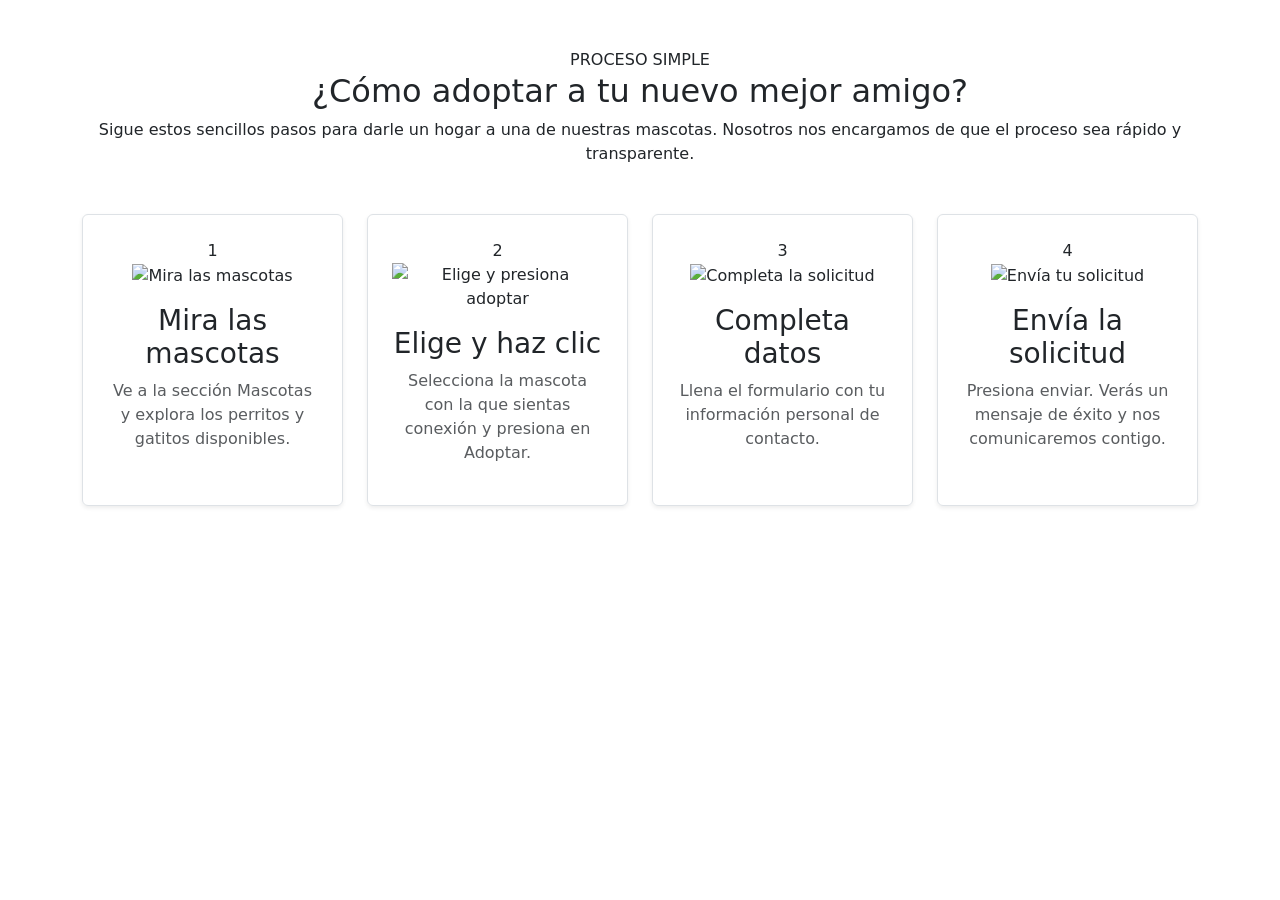
<file: proyectomarcosFINAL/proyectomarcos/demo/src/main/resources/templates/adoptar.html>
<!DOCTYPE html>
<html lang="es" xmlns:th="http://www.thymeleaf.org">

<head>
    <meta charset="UTF-8">
    <meta name="viewport" content="width=device-width, initial-scale=1.0">
    <title>Cómo adoptar - Patitas Felices</title>
    <link href="https://cdn.jsdelivr.net/npm/bootstrap@5.3.2/dist/css/bootstrap.min.css" rel="stylesheet">
    <link rel="stylesheet" href="https://cdn.jsdelivr.net/npm/bootstrap-icons@1.11.1/font/bootstrap-icons.css">
    <link rel="stylesheet" th:href="@{/estilos/sytless.css}">
    <link rel="icon" type="image/x-icon" th:href="@{/logo.ico}">
</head>

<body class="d-flex flex-column min-vh-100">
    <nav th:replace="~{fragments/header :: nav('adoptar')}"></nav>

    <main class="flex-grow-1">
        <section class="container adopt-process-section my-5">
            <div class="process-header text-center mb-5">
                <span>PROCESO SIMPLE</span>
                <h2>¿Cómo adoptar a tu nuevo mejor amigo?</h2>
                <p>Sigue estos sencillos pasos para darle un hogar a una de nuestras mascotas. Nosotros nos encargamos
                    de que el proceso sea rápido y transparente.</p>
            </div>

            <div class="row g-4 justify-content-center">
                <div class="col-12 col-md-6 col-lg-3">
                    <div class="step-card position-relative p-4 text-center border rounded shadow-sm h-100">
                        <div class="step-number">1</div>
                        <div class="step-img-placeholder mb-3">
                            <img th:src="@{/Img/mascotas.png}" class="img-fluid" alt="Mira las mascotas">
                        </div>
                        <h3>Mira las mascotas</h3>
                        <p class="text-muted">Ve a la sección Mascotas y explora los perritos y gatitos disponibles.</p>
                    </div>
                </div>

                <div class="col-12 col-md-6 col-lg-3">
                    <div class="step-card position-relative p-4 text-center border rounded shadow-sm h-100">
                        <div class="step-number">2</div>
                        <div class="step-img-placeholder mb-3">
                            <img th:src="@{/Img/elige.png}" class="img-fluid" alt="Elige y presiona adoptar">
                        </div>
                        <h3>Elige y haz clic</h3>
                        <p class="text-muted">Selecciona la mascota con la que sientas conexión y presiona en Adoptar.
                        </p>
                    </div>
                </div>

                <div class="col-12 col-md-6 col-lg-3">
                    <div class="step-card position-relative p-4 text-center border rounded shadow-sm h-100">
                        <div class="step-number">3</div>
                        <div class="step-img-placeholder mb-3">
                            <img th:src="@{/Img/contacto.png}" class="img-fluid" alt="Completa la solicitud">
                        </div>
                        <h3>Completa datos</h3>
                        <p class="text-muted">Llena el formulario con tu información personal de contacto.</p>
                    </div>
                </div>

                <div class="col-12 col-md-6 col-lg-3">
                    <div class="step-card position-relative p-4 text-center border rounded shadow-sm h-100">
                        <div class="step-number">4</div>
                        <div class="step-img-placeholder mb-3">
                            <img th:src="@{/Img/exito.png}" class="img-fluid" alt="Envía tu solicitud">
                        </div>
                        <h3>Envía la solicitud</h3>
                        <p class="text-muted">Presiona enviar. Verás un mensaje de éxito y nos comunicaremos contigo.
                        </p>
                    </div>
                </div>
            </div>
        </section>
    </main>
    <footer th:replace="~{fragments/footer :: footer}"></footer>

    <script src="https://cdn.jsdelivr.net/npm/bootstrap@5.3.2/dist/js/bootstrap.bundle.min.js"></script>
    <script th:src="@{/Js/script.js}"></script>
</body>
</html>
</file>
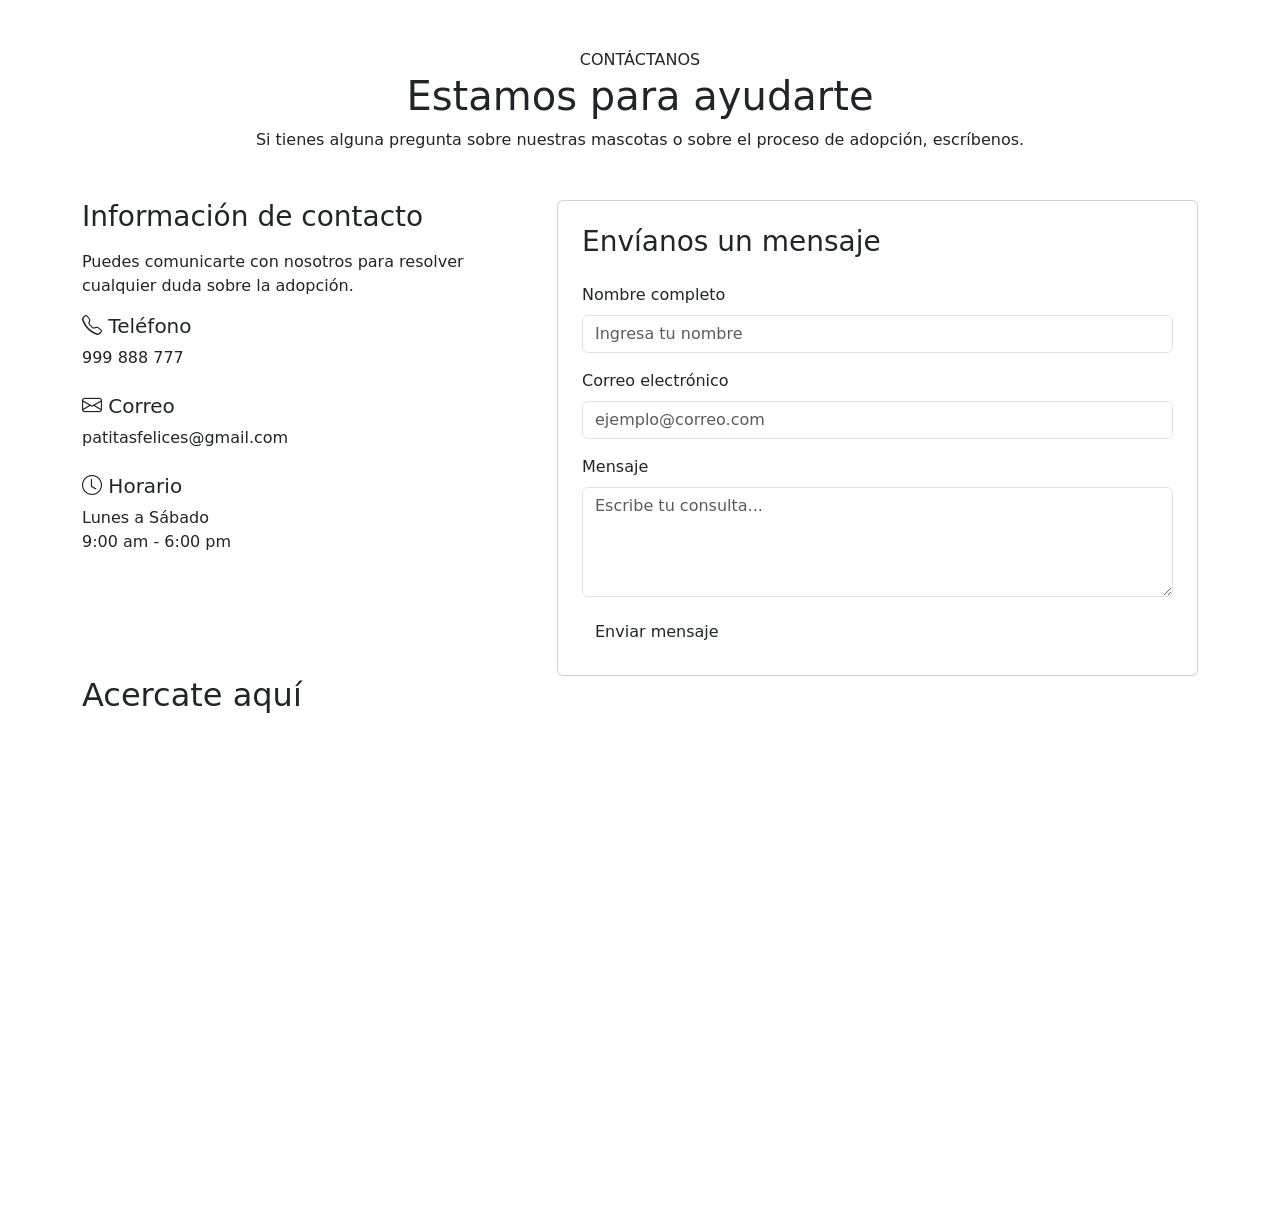
<file: proyectomarcosFINAL/proyectomarcos/demo/src/main/resources/templates/contacto.html>
<!DOCTYPE html>
<html lang="es" xmlns:th="http://www.thymeleaf.org">

<head>
    <meta charset="UTF-8">
    <meta name="viewport" content="width=device-width, initial-scale=1.0">
    <title>Patitas Felices - Contacto</title>
    <link href="https://cdn.jsdelivr.net/npm/bootstrap@5.3.2/dist/css/bootstrap.min.css" rel="stylesheet">
    <link rel="stylesheet" href="https://cdn.jsdelivr.net/npm/bootstrap-icons@1.11.1/font/bootstrap-icons.css">
    <link rel="stylesheet" th:href="@{/estilos/sytless.css}">
    <link rel="icon" type="image/x-icon" th:href="@{/logo.ico}">
</head>

<body>
<nav th:replace="~{fragments/header :: nav('contacto')}"></nav>
    <main class="container my-5 flex-grow-1">
        <section class="contacto-section">
            <div class="text-center mb-5">
                <span>CONTÁCTANOS</span>
                <h1>Estamos para ayudarte</h1>
                <p>Si tienes alguna pregunta sobre nuestras mascotas o sobre el proceso de adopción, escríbenos.</p>
            </div>
            <div class="row g-4">
                <div class="col-lg-5">
                    <div class="contacto-info">
                        <h3>Información de contacto</h3>
                        <p class="mt-3">Puedes comunicarte con nosotros para resolver cualquier duda sobre la adopción.
                        </p>
                        <div class="mb-4">
                            <h5><i class="bi bi-telephone"></i> Teléfono</h5>
                            <p>999 888 777</p>
                        </div>
                        <div class="mb-4">
                            <h5><i class="bi bi-envelope"></i> Correo</h5>
                            <p>patitasfelices@gmail.com</p>
                        </div>
                        <div class="mb-4">
                            <h5><i class="bi bi-clock"></i> Horario</h5>
                            <p>Lunes a Sábado<br>9:00 am - 6:00 pm</p>
                        </div>
                    </div>
                </div>

                <div class="col-lg-7">
                    <div class="card form-card">
                        <div class="card-body p-4">
                            <h3 class="mb-4">Envíanos un mensaje</h3>
                            <form id="formContacto" class="needs-validation" novalidate>
                                <div class="mb-3">
                                    <label class="form-label">Nombre completo</label>
                                    <input type="text" class="form-control" placeholder="Ingresa tu nombre" required minlength="3" pattern="[a-zA-ZáéíóúÁÉÍÓÚñÑ\s]+">
                                    <div class="invalid-feedback">Por favor, ingresa tu nombre completo (solo letras).</div>
                                </div>
                                
                                <div class="mb-3">
                                    <label class="form-label">Correo electrónico</label>
                                    <input type="email" class="form-control" placeholder="ejemplo@correo.com" required pattern="[a-zA-Z0-9._%+\-]+@[a-zA-Z0-9.\-]+\.[a-zA-Z]{2,}">
                                    <div class="invalid-feedback">Ingresa un correo electrónico válido (ejemplo: usuario@correo.com).</div>
                                </div>
                                
                                <div class="mb-3">
                                    <label class="form-label">Mensaje</label>
                                    <textarea class="form-control" rows="4" placeholder="Escribe tu consulta..." required minlength="10"></textarea>
                                    <div class="invalid-feedback">Por favor, escribe un mensaje de al menos 10 caracteres para poder ayudarte mejor.</div>
                                </div>
                                
                                <button type="submit" class="btn custom-btn">Enviar mensaje</button>
                            </form>
                        </div>
                    </div>
                </div>
            </div>
        </section>
        <section class="ubicacion">
            <h2>Acercate aquí</h2>
            <iframe
                src="https://www.google.com/maps/embed?pb=!1m16!1m12!1m3!1d975.3952683194931!2d-77.04000704122518!3d-12.072318943416503!2m3!1f0!2f0!3f0!3m2!1i1024!2i768!4f13.1!2m1!1sveterniaria!5e0!3m2!1sen!2spe!4v1790553507505!5m2!1sen!2spe"
                width="100%"
                height="450"
                style="border:0;"
                allowfullscreen=""
                loading="lazy"
                referrerpolicy="strict-origin-when-cross-origin">
            </iframe>
        </section>
    </main>

    <footer th:replace="~{fragments/footer :: footer}"></footer>

    <div class="modal fade" id="modalExito" tabindex="-1" aria-hidden="true">
        <div class="modal-dialog modal-dialog-centered">
            <div class="modal-content text-center p-4">
                <div class="modal-body">
                    <div class="display-1 text-success mb-3">
                        <i class="bi bi-check-circle-fill"></i>
                    </div>
                    <h3 class="fw-bold mb-3">¡Mensaje Enviado con Éxito!</h3>
                    <p class="text-muted mb-4">Hemos recibido tu mensaje correctamente. Te responderemos en menos de 24
                        horas.</p>
                    <button type="button" class="btn custom-btn px-4" data-bs-dismiss="modal">Aceptar</button>
                </div>
            </div>
        </div>
    </div>
    <script src="https://cdn.jsdelivr.net/npm/bootstrap@5.3.2/dist/js/bootstrap.bundle.min.js"></script>
    <script th:src="@{/Js/script.js}"></script>
</body>
</html>
</file>
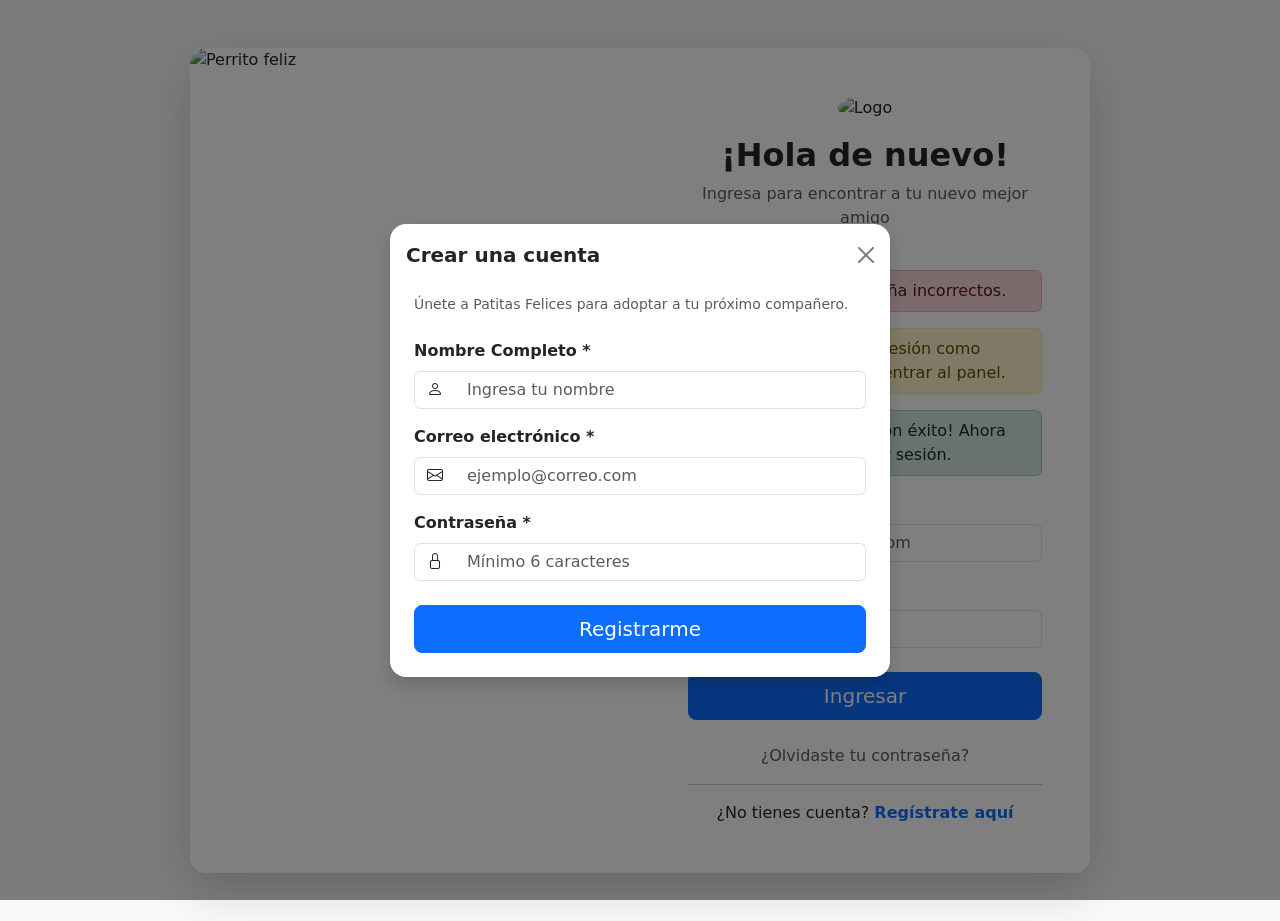
<file: proyectomarcosFINAL/proyectomarcos/demo/src/main/resources/templates/login.html>
<!DOCTYPE html>
<html lang="es" xmlns:th="http://www.thymeleaf.org">
<head>
    <meta charset="UTF-8">
    <meta name="viewport" content="width=device-width, initial-scale=1.0">
    <title>Iniciar Sesión - Patitas Felices</title>
    <link href="https://cdn.jsdelivr.net/npm/bootstrap@5.3.2/dist/css/bootstrap.min.css" rel="stylesheet">
    <link rel="stylesheet" href="https://cdn.jsdelivr.net/npm/bootstrap-icons@1.11.1/font/bootstrap-icons.css">
    <link rel="stylesheet" th:href="@{/estilos/sytless.css}">
    <link rel="icon" type="image/x-icon" th:href="@{/logo.ico}">
</head>

<body class="d-flex flex-column min-vh-100 bg-light">

    <nav th:replace="~{fragments/header :: nav('login')}"></nav>

    <main class="container my-5 flex-grow-1 d-flex align-items-center justify-content-center">
        <div class="card shadow-lg border-0 rounded-4 w-100" style="max-width: 900px; overflow: hidden;">
            <div class="row g-0">

                <div class="col-md-6 d-none d-md-block">
                    <img th:src="@{/Img/happydog.jpg}"
                        alt="Perrito feliz" class="img-fluid"
                        style="object-fit: cover; height: 100%; min-height: 500px;">
                </div>

                <div class="col-md-6 p-5 d-flex flex-column justify-content-center bg-white">
                    <div class="text-center mb-4">
                        <img th:src="@{/logo.ico}" alt="Logo" width="60" class="mb-3 rounded-circle">
                        <h2 class="fw-bold">¡Hola de nuevo!</h2>
                        <p class="text-muted">Ingresa para encontrar a tu nuevo mejor amigo</p>
                    </div>

                    <!-- Alerta de Error de Login -->
                    <div th:if="${param.error}" class="alert alert-danger text-center py-2 mb-3" role="alert">
                        <i class="bi bi-exclamation-triangle-fill"></i> Correo o contraseña incorrectos.
                    </div>

                    <div th:if="${param.acceso}" class="alert alert-warning text-center py-2 mb-3" role="alert">
                        <i class="bi bi-shield-lock-fill"></i> Debes iniciar sesión como administrador para entrar al panel.
                    </div>

                    <!-- Alerta de Registro Exitoso -->
                    <div th:if="${param.registrado}" class="alert alert-success text-center py-2 mb-3" role="alert">
                        <i class="bi bi-check-circle-fill"></i> ¡Cuenta creada con éxito! Ahora puedes iniciar sesión.
                    </div>

                    <form th:action="@{/procesar-login}" method="POST">
                        <div class="mb-3">
                            <label class="form-label fw-bold">Correo electrónico</label>
                            <div class="input-group">
                                <span class="input-group-text bg-white"><i class="bi bi-envelope"></i></span>
                                <input type="email" name="email" class="form-control border-start-0"
                                    placeholder="ejemplo@correo.com" required>
                            </div>
                        </div>
                        <div class="mb-4">
                            <label class="form-label fw-bold">Contraseña</label>
                            <div class="input-group">
                                <span class="input-group-text bg-white"><i class="bi bi-lock"></i></span>
                                <input type="password" name="password" class="form-control border-start-0"
                                    placeholder="••••••••" required>
                            </div>
                        </div>
                        <div class="d-grid gap-2">
                            <button type="submit" class="btn btn-primary btn-lg custom-btn">Ingresar</button>
                        </div>
                        <div class="text-center mt-4">
                            <a href="#" class="text-decoration-none text-muted">¿Olvidaste tu contraseña?</a>
                            <hr>
                            <p class="mb-0">¿No tienes cuenta? 
                                <a href="#" class="text-decoration-none fw-bold" data-bs-toggle="modal" data-bs-target="#modalRegistro">
                                    Regístrate aquí
                                </a>
                            </p>
                        </div>
                    </form>
                </div>
            </div>
        </div>
    </main>

    <div class="modal fade" id="modalRegistro" tabindex="-1" aria-hidden="true">
        <div class="modal-dialog modal-dialog-centered">
            <div class="modal-content rounded-4 border-0 shadow">
                <div class="modal-header border-bottom-0 pb-0">
                    <h5 class="modal-title fw-bold">Crear una cuenta</h5>
                    <button type="button" class="btn-close" data-bs-dismiss="modal" aria-label="Cerrar"></button>
                </div>
                <div class="modal-body p-4">
                    <p class="text-muted small mb-4">Únete a Patitas Felices para adoptar a tu próximo compañero.</p>
                    <form th:action="@{/registro}" th:object="${usuarioRegistro}" method="POST" novalidate>
                        <div class="mb-3">
                            <label class="form-label fw-bold">Nombre Completo *</label>
                            <div class="input-group">
                                <span class="input-group-text bg-white"><i class="bi bi-person"></i></span>
                                <input type="text" th:field="*{nombre}" class="form-control border-start-0" placeholder="Ingresa tu nombre"
                                    th:classappend="${#fields.hasErrors('nombre')} ? 'is-invalid'">
                            </div>
                            <div class="text-danger small mt-1" th:if="${#fields.hasErrors('nombre')}" th:errors="*{nombre}"></div>
                        </div>
                        <div class="mb-3">
                            <label class="form-label fw-bold">Correo electrónico *</label>
                            <div class="input-group">
                                <span class="input-group-text bg-white"><i class="bi bi-envelope"></i></span>
                                <input type="text" th:field="*{email}" class="form-control border-start-0" placeholder="ejemplo@correo.com"
                                    th:classappend="${#fields.hasErrors('email')} ? 'is-invalid'">
                            </div>
                            <div class="text-danger small mt-1" th:if="${#fields.hasErrors('email')}" th:errors="*{email}"></div>
                        </div>
                        <div class="mb-4">
                            <label class="form-label fw-bold">Contraseña *</label>
                            <div class="input-group">
                                <span class="input-group-text bg-white"><i class="bi bi-lock"></i></span>
                                <input type="password" th:field="*{password}" class="form-control border-start-0" placeholder="Mínimo 6 caracteres"
                                    th:classappend="${#fields.hasErrors('password')} ? 'is-invalid'">
                            </div>
                            <div class="text-danger small mt-1" th:if="${#fields.hasErrors('password')}" th:errors="*{password}"></div>
                        </div>
                        <div class="d-grid">
                            <button type="submit" class="btn btn-primary btn-lg custom-btn">Registrarme</button>
                        </div>
                    </form>
                </div>
            </div>
        </div>
    </div>

    <footer th:replace="~{fragments/footer :: footer}"></footer>

    <script src="https://cdn.jsdelivr.net/npm/bootstrap@5.3.2/dist/js/bootstrap.bundle.min.js"></script>
    <script th:src="@{/Js/script.js}"></script>

    <!-- Reabre el modal de registro si hubo errores de validación -->
    <script th:if="${abrirModalRegistro}">
        document.addEventListener("DOMContentLoaded", function () {
            new bootstrap.Modal(document.getElementById('modalRegistro')).show();
        });
    </script>
</body>
</html>
</file>
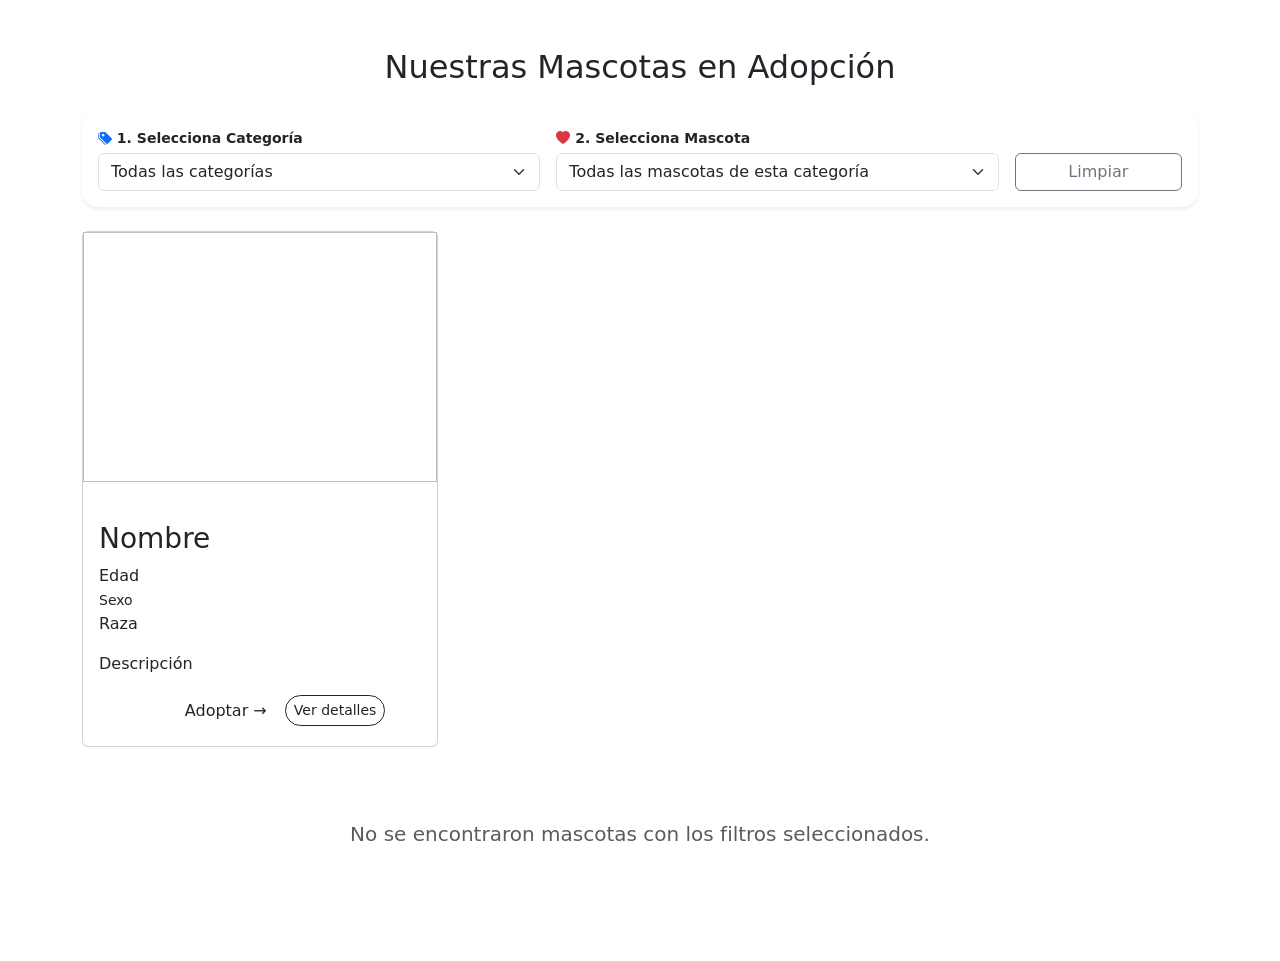
<file: proyectomarcosFINAL/proyectomarcos/demo/src/main/resources/templates/mascotas.html>
<!DOCTYPE html>
<html lang="es" xmlns:th="http://www.thymeleaf.org">

<head>
    <meta charset="UTF-8">
    <meta name="viewport" content="width=device-width, initial-scale=1.0">
    <title>Mascotas - Patitas Felices</title>
    <link href="https://cdn.jsdelivr.net/npm/bootstrap@5.3.2/dist/css/bootstrap.min.css" rel="stylesheet">
    <link rel="stylesheet" href="https://cdn.jsdelivr.net/npm/bootstrap-icons@1.11.1/font/bootstrap-icons.css">
    <link rel="stylesheet" th:href="@{/estilos/sytless.css}">
    <link rel="icon" type="image/x-icon" th:href="@{/logo.ico}">
</head>

<body class="d-flex flex-column min-vh-100">
    <nav th:replace="~{fragments/header :: nav('mascotas')}"></nav>
    
    <main class="container my-5 flex-grow-1">
        <h2 class="text-center mb-4">Nuestras Mascotas en Adopción</h2>

        <div class="card shadow-sm border-0 rounded-4 p-3 mb-4 bg-white">
            <form th:action="@{/mascotas}" method="GET" class="row g-3 align-items-end">
                <!-- Select 1: Categoría -->
                <div class="col-md-5">
                    <label class="form-label fw-bold small mb-1"><i class="bi bi-tags-fill text-primary"></i> 1. Selecciona Categoría</label>
                    <select name="categoriaId" class="form-select" 
                            onchange="document.getElementById('selectMascotaPublico').value=''; this.form.submit()">
                        <option value="">Todas las categorías</option>
                        <option th:each="c : ${categorias}" 
                                th:value="${c.id}" 
                                th:text="${c.nombre}"
                                th:selected="${c.id == categoriaSeleccionada}">
                        </option>
                    </select>
                </div>

                <!-- Select 2: Mascota (Se llena en cascada según la categoría elegida) -->
                <div class="col-md-5">
                    <label class="form-label fw-bold small mb-1"><i class="bi bi-heart-fill text-danger"></i> 2. Selecciona Mascota</label>
                    <select id="selectMascotaPublico" name="mascotaId" class="form-select" onchange="this.form.submit()">
                        <option value="">Todas las mascotas de esta categoría</option>
                        <option th:each="m : ${mascotasDelSelect}" 
                                th:value="${m.id}" 
                                th:text="${m.nombre + ' (' + m.raza + ')'}"
                                th:selected="${m.id == mascotaSeleccionada}">
                        </option>
                    </select>
                </div>

                <!-- Botón Limpiar Filtro -->
                <div class="col-md-2 d-grid">
                    <a th:href="@{/mascotas}" class="btn btn-outline-secondary">Limpiar</a>
                </div>
            </form>
        </div>

        <!-- Listado de Tarjetas -->
        <div class="row g-4">
            <div class="col-12 col-md-6 col-lg-4" th:each="m : ${mascotas}">
                <div class="card mascota-card h-100">
                    <div class="card-img-container">
                        <img th:src="@{${m.imagen}}" class="img-fluid w-100" th:alt="${m.nombre}" style="height: 250px; object-fit: cover;">
                        <span class="badge custom-badge" th:text="${m.personalidad}">Personalidad</span>
                    </div>
                    <div class="card-body">
                        <h3 th:text="${m.nombre}">Nombre</h3>
                        <span class="mascota-edad">
                            <span th:text="${m.edad}">Edad</span><br>
                            <small th:text="${m.sexo}">Sexo</small>
                        </span>
                        <p class="mascota-raza" th:text="${m.raza}">Raza</p>
                        <p class="mascota-desc" th:text="${m.descripcion}">Descripción</p>
                        <div class="card-actions">
                            <span class="badge size-badge" th:text="${m.tamano}">Tamaño</span>
                            
                            <button class="btn custom-btn" data-bs-toggle="modal"
                                data-bs-target="#modalAdopcion" 
                                th:data-id="${m.id}"
                                onclick="document.getElementById('mascotaIdInput').value = this.getAttribute('data-id');">
                                Adoptar &rarr;
                            </button>

                            <button class="btn btn-outline-dark rounded-pill btn-sm" data-bs-toggle="modal"
                                data-bs-target="#modalDetalles" th:data-nombre="${m.nombre}" th:data-raza="${m.raza}"
                                th:data-edad="${m.edad}" th:data-sexo="${m.sexo}" th:data-tamano="${m.tamano}"
                                th:data-personalidad="${m.personalidad}" th:data-descripcion="${m.descripcion}"
                                th:data-imagen="@{${m.imagen}}">
                                Ver detalles
                            </button>
                        </div>
                    </div>
                </div>
            </div>
            <div class="col-12 text-center py-5" th:if="${#lists.isEmpty(mascotas)}">
                <p class="text-muted fs-5">No se encontraron mascotas con los filtros seleccionados.</p>
            </div>
        </div>
    </main>

    <!-- Modal Detalles -->
    <div class="modal fade" id="modalDetalles" tabindex="-1" aria-hidden="true">
        <div class="modal-dialog modal-dialog-centered">
            <div class="modal-content">
                <div class="modal-header">
                    <h5 class="modal-title" id="detalleNombre">Detalles de la mascota</h5>
                    <button type="button" class="btn-close" data-bs-dismiss="modal" aria-label="Cerrar"></button>
                </div>
                <div class="modal-body">
                    <img id="detalleImagen" class="img-fluid rounded mb-3 w-100" alt="Mascota">
                    <h3 id="detalleNombreGrande" class="mb-3"></h3>
                    <p><strong>Raza:</strong> <span id="detalleRaza"></span></p>
                    <p><strong>Edad:</strong> <span id="detalleEdad"></span></p>
                    <p><strong>Sexo:</strong> <span id="detalleSexo"></span></p>
                    <p><strong>Tamaño:</strong> <span id="detalleTamano"></span></p>
                    <p><strong>Personalidad:</strong> <span id="detallePersonalidad"></span></p>
                    <hr>
                    <h5>Sobre la mascota</h5>
                    <p id="detalleDescripcion"></p>
                </div>
                <div class="modal-footer">
                    <button type="button" class="btn btn-secondary" data-bs-dismiss="modal">Cerrar</button>
                    <button type="button" class="btn custom-btn" data-bs-toggle="modal"
                        data-bs-target="#modalAdopcion">Adoptar →</button>
                </div>
            </div>
        </div>
    </div>

    <!-- Modal Adopción -->
    <div class="modal fade" id="modalAdopcion" tabindex="-1" aria-hidden="true">
        <div class="modal-dialog">
            <div class="modal-content">
                <div class="modal-header">
                    <h5 class="modal-title">Solicitud de Adopción</h5>
                    <button type="button" class="btn-close" data-bs-dismiss="modal" aria-label="Close"></button>
                </div>
                <div class="modal-body">
                    <form th:action="@{/adoptar/guardar}" method="POST" th:object="${solicitudAdopcion}">
                        <input type="hidden" id="mascotaIdInput" name="mascotaId" />

                        <div class="mb-3">
                            <label class="form-label">Nombre Completo *</label>
                            <input type="text" class="form-control" th:field="*{nombreCompleto}" required placeholder="Ingresa tu nombre">
                        </div>
                        <div class="mb-3">
                            <label class="form-label">Teléfono / Celular *</label>
                            <input type="tel" class="form-control" th:field="*{telefono}" required maxlength="9" placeholder="Ej. 999888777">
                        </div>
                        <div class="mb-3">
                            <label class="form-label">¿Por qué deseas adoptar? *</label>
                            <textarea class="form-control" th:field="*{motivo}" rows="3" required
                                placeholder="Cuéntanos un poco sobre tu hogar..."></textarea>
                        </div>
                        <button type="submit" class="btn custom-btn w-100">Enviar Solicitud</button>
                    </form>
                </div>
            </div>
        </div>
    </div>

    <footer th:replace="~{fragments/footer :: footer}"></footer>
    <script src="https://cdn.jsdelivr.net/npm/bootstrap@5.3.2/dist/js/bootstrap.bundle.min.js"></script>
    <script th:src="@{/Js/script.js}"></script>
</body>
</html>
</file>
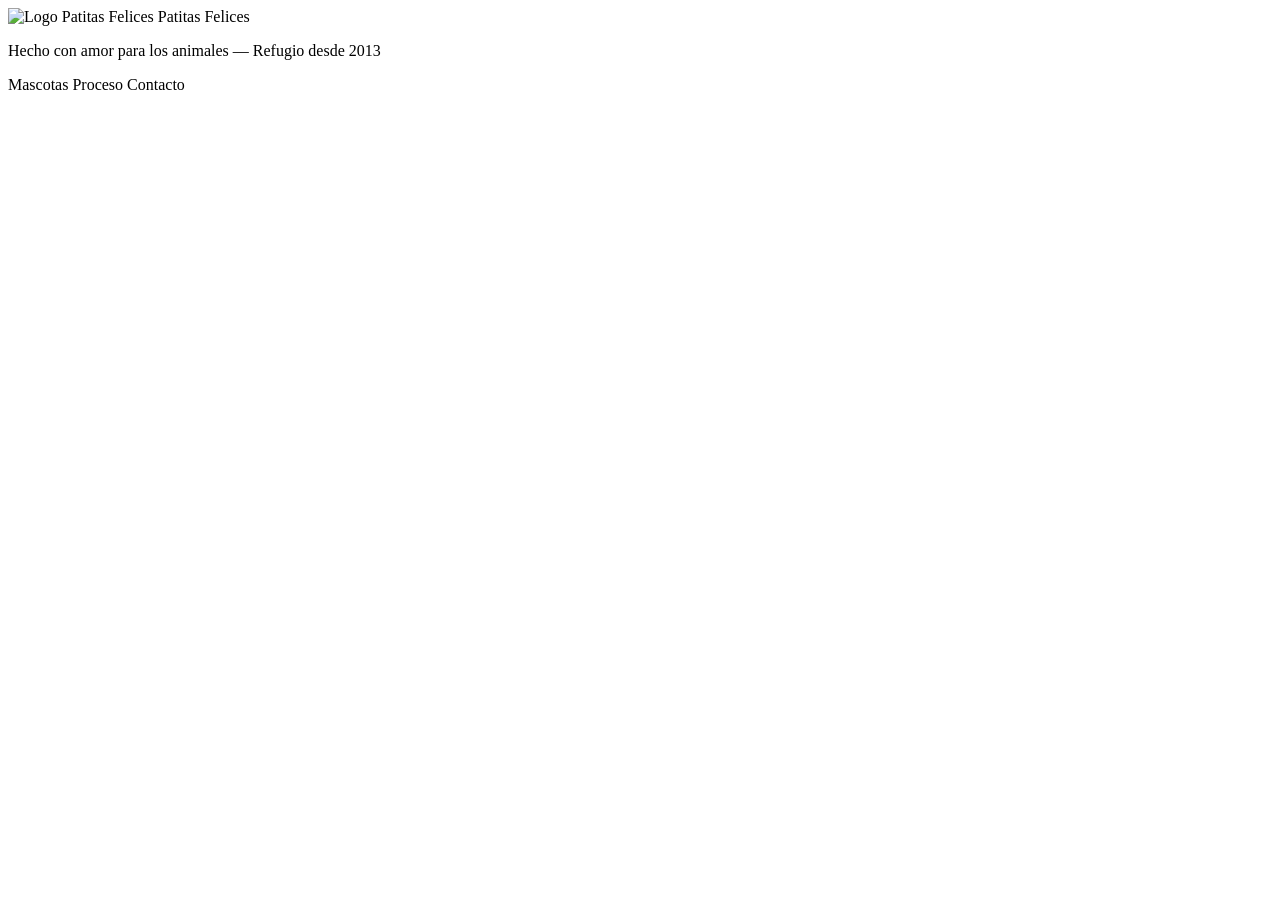
<file: proyectomarcosFINAL/proyectomarcos/demo/src/main/resources/templates/fragments/footer.html>
<!DOCTYPE html>
<html lang="es" xmlns:th="http://www.thymeleaf.org">
<body>
        <footer class="footer-section mt-auto" th:fragment="footer">
        <div class="container footer-content">
            <div class="footer-logo">
            <img th:src="@{/logo.ico}" alt="Logo Patitas Felices" width="45" height="45"
                    class="me-2 rounded-circle">
                <span>Patitas Felices</span>
            </div>
            <p>Hecho con amor para los animales — Refugio desde 2013</p>
            <div class="footer-links">
                <a th:href="@{/mascotas}">Mascotas</a>
                <a th:href="@{/adoptar}">Proceso</a>
                <a th:href="@{/contacto}">Contacto</a>
            </div>
        </div>
    </footer>
</body>
</html>
</file>
